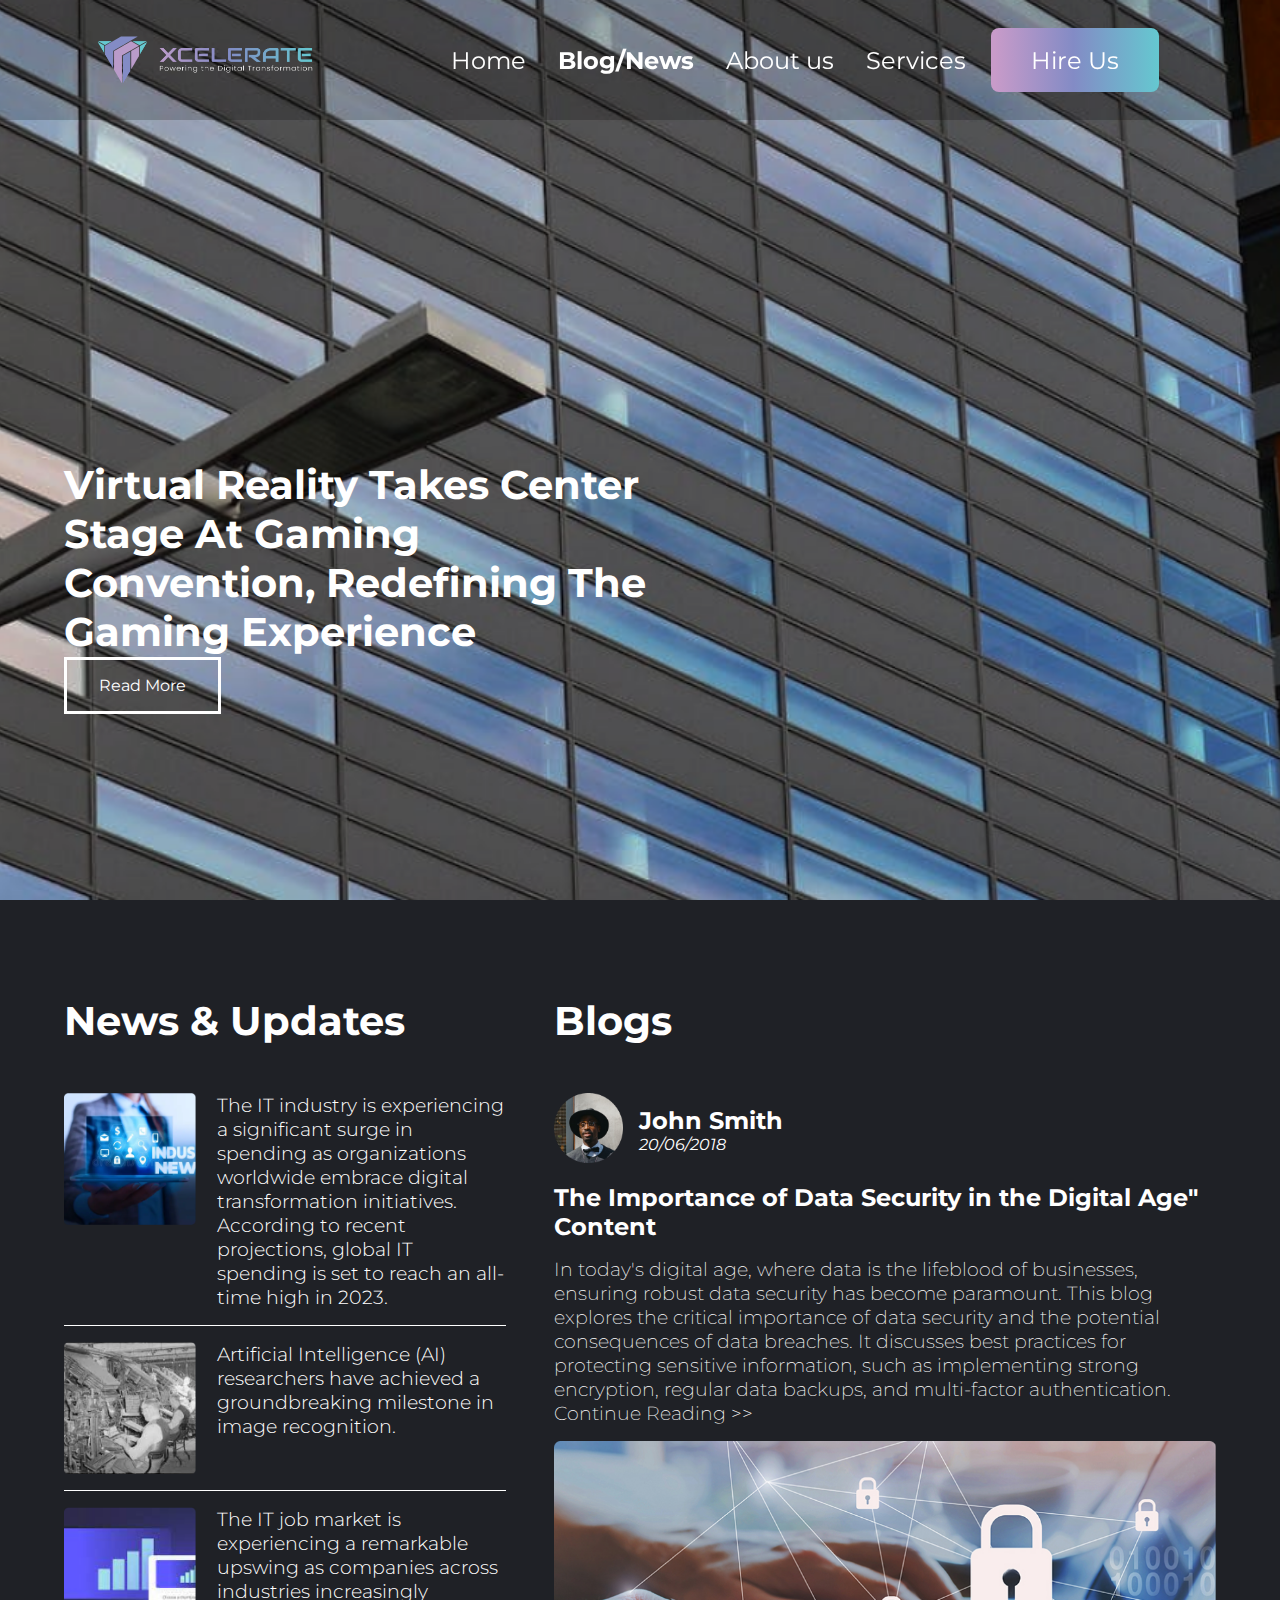
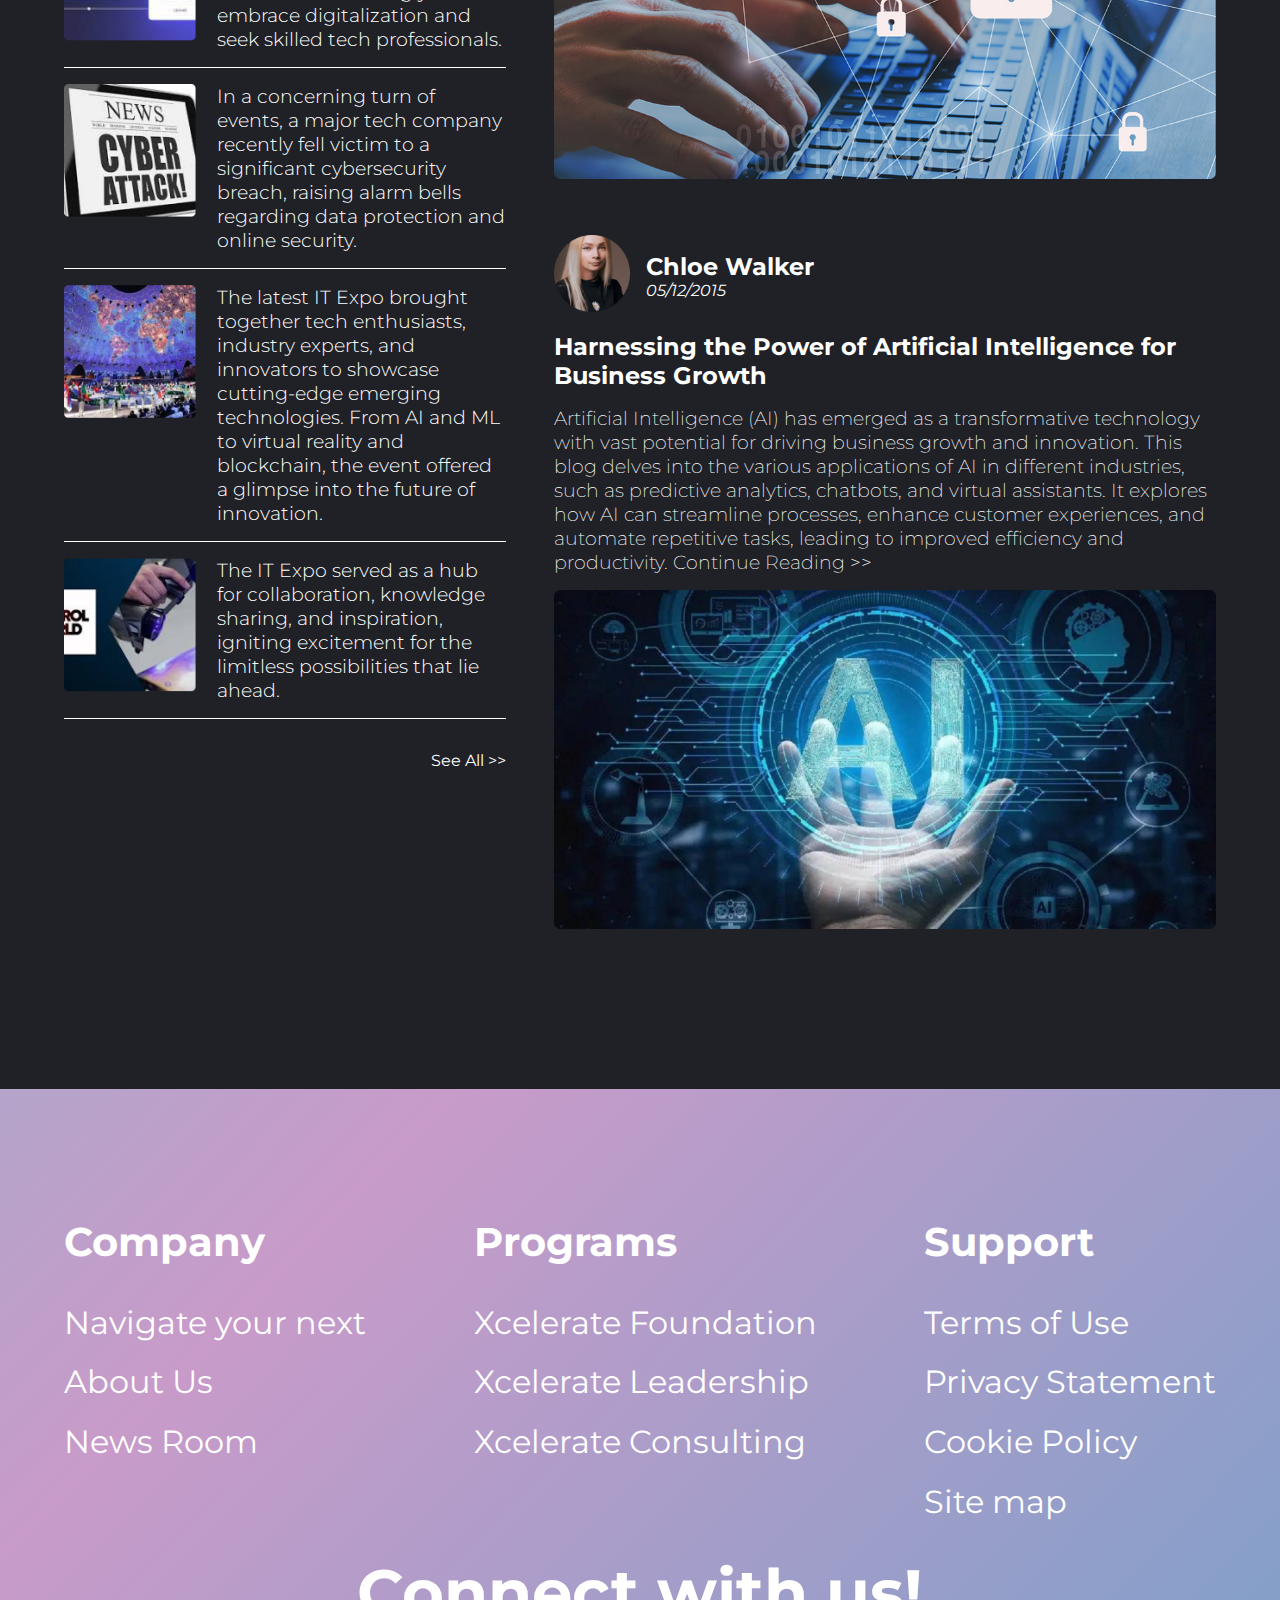
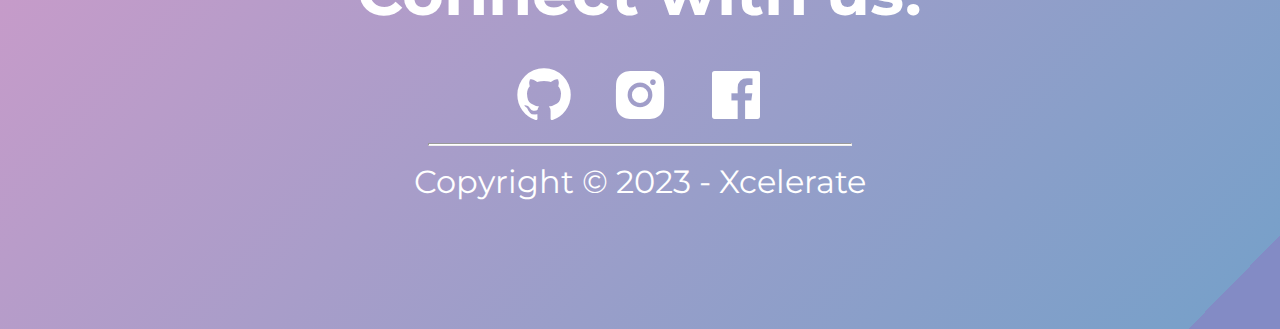
<file: blog.html>
<!DOCTYPE html>
<html lang="en">
<head>
    <meta charset="UTF-8">
    <meta name="viewport" content="width=device-width, initial-scale=1.0">
    <title>Xcelerate - Designing your sucess</title>

    <link rel="shortcut icon" href="assets/logos/logo-2.png" type="image/x-icon">

    <link href='https://unpkg.com/boxicons@2.1.4/css/boxicons.min.css' rel='stylesheet'>

    <link rel="stylesheet" href="css/style.css">
</head>
<body>

    <header>
        <nav>
            <div class="logo_div">
                <img class="logo_image" src="assets/logos/logo-1.png" alt="">
            </div>

            <ul>
                <li><a href="index.html">Home</a></li>
                <li class="active"><a href="blog.html">Blog/News</a></li>
                <li><a href="about.html">About us</a></li>
                <li><a href="service.html">Services</a></li>
            </ul>

            <div class="hire_div">
                <a href="hire.html">
                    <p>Hire Us</p>
                </a>
            </div>
        </nav>
    </header>

    <section class="blog__hero">
        <div class="slider-one">
            <div class="slider-one-image">
                <div class="slider-text">
                    <h1>Tech Innovations Expo 2023 Showcases Breakthrough Technologies and Futuristic Gadgets</h1>
                    <a href="#" class="hero__blog__button">Read More</a>
                </div>
            </div>
        </div>
    
        <div class="slider-two">
            <div class="slider-two-image">
                <div class="slider-text">
                    <h1>Industry Experts Gather at IT Summit 2023 to Discuss the Future of Technology</h1>
                    <a href="#" class="hero__blog__button">Read More</a>
                </div>
            </div>
        </div>
    
        <div class="slider-three">
            <div class="slider-three-image">
                <div class="slider-text">
                    <h1>New Study Reveals the Impact of
                        Digital Transformation on
                        Small Businesses</h1>
                    <a href="#" class="hero__blog__button">Read More</a>
                </div>
            </div>
        </div>
    
        <div class="slider-four">
            <div class="slider-four-image">
                <div class="slider-text">
                    <h1>Virtual Reality Takes Center Stage at Gaming Convention, Redefining the Gaming Experience</h1>
                    <a href="#" class="hero__blog__button">Read More</a>
                </div>
            </div>
        </div>
    </section>

    <section class="next_sec">
    </section>

    <section class="section blog__main">

        <div class="blog__main__left">
            <h1 class="section_subtitle">News & Updates</h1>

            <div class="updates">

                <div class="update">
                    <img src="assets/BlohUpdates/1.png" alt="">
                    <p>The IT industry is experiencing a significant surge in spending as organizations worldwide embrace digital transformation initiatives. According to recent projections, global IT spending is set to reach an all-time high in 2023.</p>
                </div>

                <div class="update">
                    <img src="assets/BlohUpdates/2.png" alt="">
                    <p>Artificial Intelligence (AI) researchers have achieved a groundbreaking milestone in image recognition.</p>
                </div>

                <div class="update">
                    <img src="assets/BlohUpdates/3.png" alt="">
                    <p>The IT job market is experiencing a remarkable upswing as companies across industries increasingly embrace digitalization and seek skilled tech professionals.</p>
                </div>

                <div class="update">
                    <img src="assets/BlohUpdates/4.png" alt="">
                    <p>In a concerning turn of events, a major tech company recently fell victim to a significant cybersecurity breach, raising alarm bells regarding data protection and online security.</p>
                </div>

                <div class="update">
                    <img src="assets/BlohUpdates/5.png" alt="">
                    <p>The latest IT Expo brought together tech enthusiasts, industry experts, and innovators to showcase cutting-edge emerging technologies. From AI and ML to virtual reality and blockchain, the event offered a glimpse into the future of innovation.</p>
                </div>

                <div class="update">
                    <img src="assets/BlohUpdates/6.png" alt="">
                    <p> The IT Expo served as a hub for collaboration, knowledge sharing, and inspiration, igniting excitement for the limitless possibilities that lie ahead.</p>
                </div>

            </div>

            <div class="blog__main__left__see__all">
                <a href="#">See All >></a>
            </div>
        </div>

        <div class="blog__main__right">

            <h1 class="section_subtitle">Blogs</h1>

            <div class="blog__main__posts">

                <div class="blog__main__post">

                    <div class="profile__section">
                        <div class="img__section">
                            <img src="assets/BlohUpdates/Ellipse 4.png" alt="">
                        </div>
                        <div class="profile__details">
                            <h5>John Smith</h5>
                            <p>20/06/2018</p>
                        </div>
                    </div>

                    <h2 class="blog__main__post__title">The Importance of Data Security in the Digital Age" Content</h2>

                    <p class="blog__main__post__desc">
                        In today's digital age, where data is the lifeblood of businesses, ensuring robust data security has become paramount. This blog explores the critical importance of data security and the potential consequences of data breaches. It discusses best practices for protecting sensitive information, such as implementing strong encryption, regular data backups, and multi-factor authentication. Continue Reading >>
                    </p>

                    <img src="assets/BlohUpdates/Rectangle 42(1).png" class="blog__main__post__img" alt="">

                </div>

                <div class="blog__main__post">

                    <div class="profile__section">
                        <div class="img__section">
                            <img src="assets/BlohUpdates/Ellipse 5.png" alt="">
                        </div>
                        <div class="profile__details">
                            <h5>Chloe Walker</h5>
                            <p>05/12/2015</p>
                        </div>
                    </div>

                    <h2 class="blog__main__post__title">Harnessing the Power of Artificial Intelligence for Business Growth</h2>

                    <p class="blog__main__post__desc">
                        Artificial Intelligence (AI) has emerged as a transformative technology with vast potential for driving business growth and innovation. This blog delves into the various applications of AI in different industries, such as predictive analytics, chatbots, and virtual assistants. It explores how AI can streamline processes, enhance customer experiences, and automate repetitive tasks, leading to improved efficiency and productivity. Continue Reading >>
                    </p>

                    <img src="assets/BlohUpdates/Rectangle 42.png" class="blog__main__post__img" alt="">

                </div>

            </div>

        </div>

    </section>


    <footer class="section footer">

        <div class="upper__footer">

            <div class="line">
                <h3 class="section_subtitle">Company</h3>
                <p >Navigate your next</p>
                <a href="">About Us</a>
                <a href="">News Room</a>
            </div>

            <div class="line">
                <h3 class="section_subtitle">Programs</h3>
                <p>Xcelerate Foundation</p>
                <p>Xcelerate Leadership</p>
                <p>Xcelerate Consulting</p>
            </div>

            <div class="line">
                <h3 class="section_subtitle">Support</h3>
                <p>Terms of Use</p>
                <p>Privacy Statement</p>
                <p>Cookie Policy</p>
                <p>Site map</p>
            </div>

        </div>

        <div class="lower__footer">
            <h2 class="section_title">Connect with us!</h2>
            <div class="team__socials footer__socials">
                <i class='bx bxl-github'></i>
                <i class='bx bxl-instagram-alt' ></i>
                <i class='bx bxl-facebook-square' ></i>
            </div>
            <hr>
            <p>Copyright &copy; 2023 - Xcelerate</p>
        </div>

    </footer>

</body>
</html>
</file>
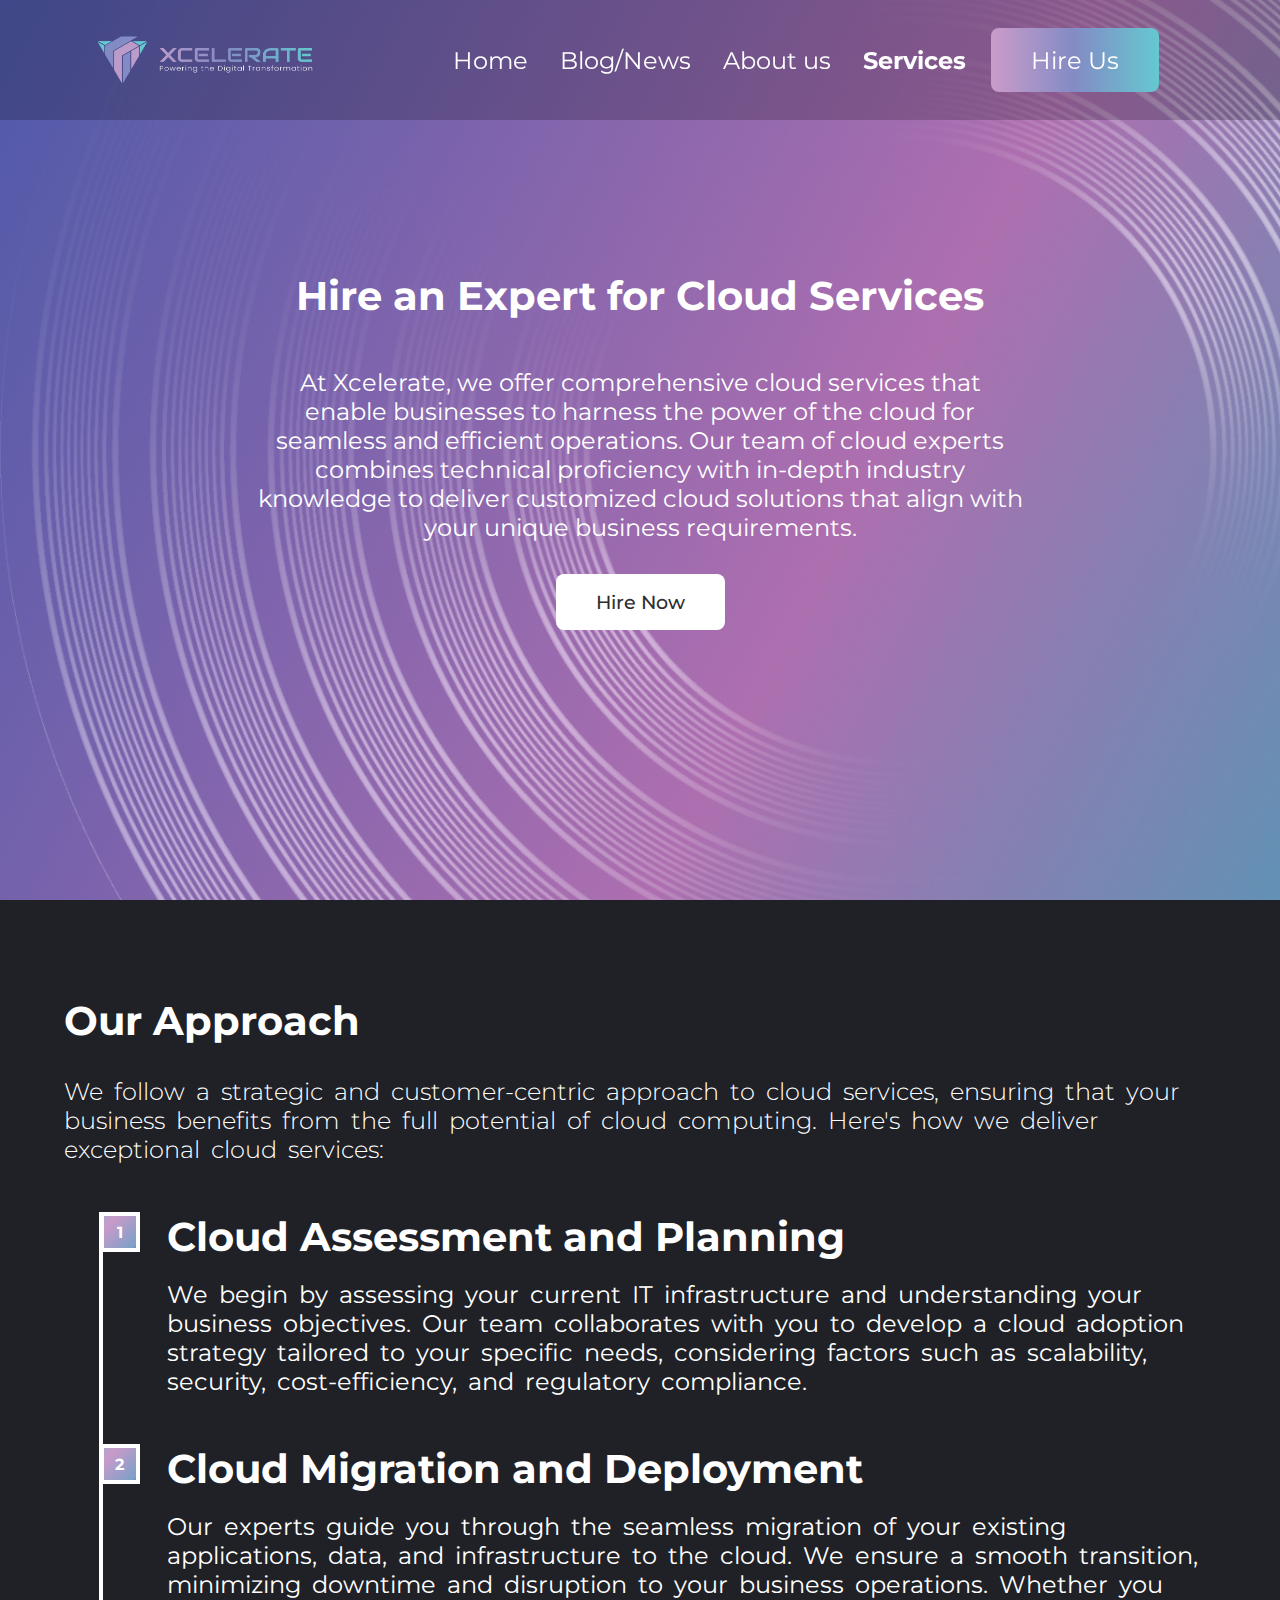
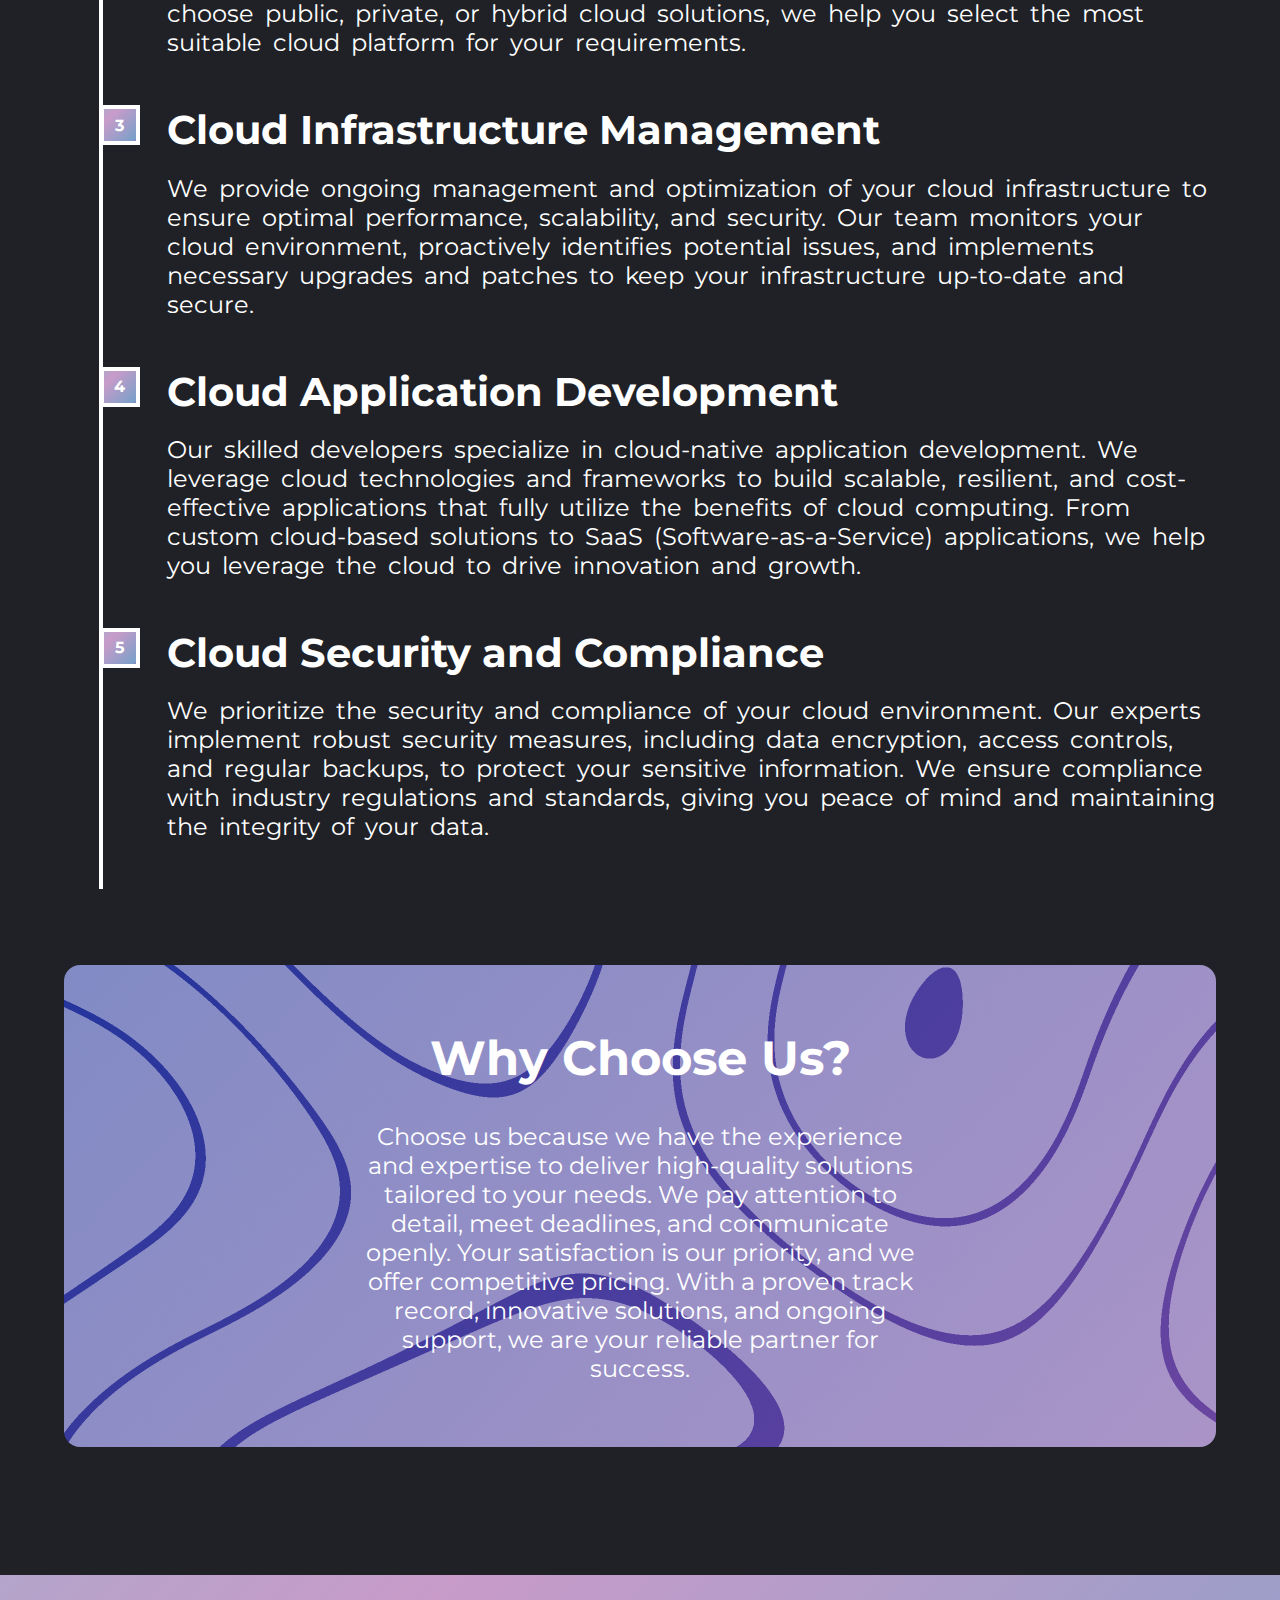
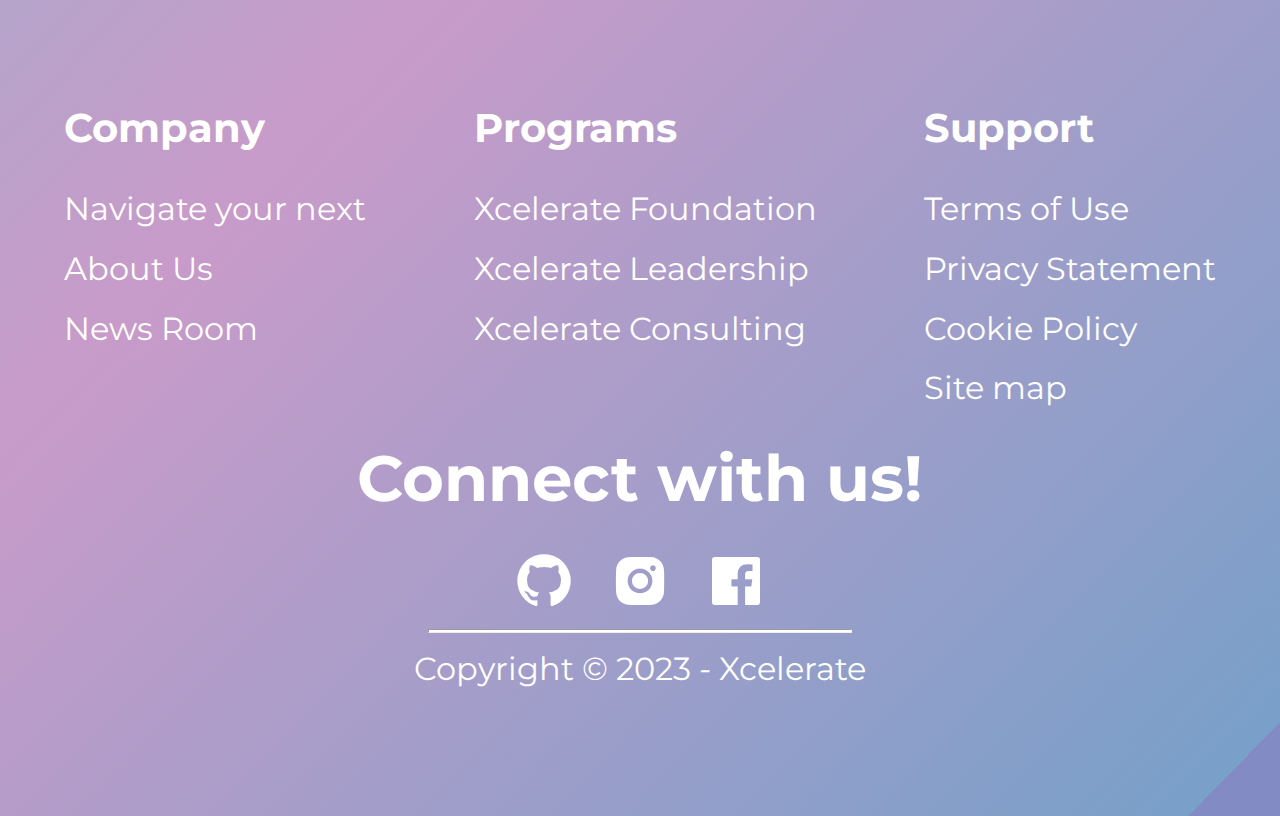
<file: cloud.html>
<!DOCTYPE html>
<html lang="en">
<head>
    <meta charset="UTF-8">
    <meta name="viewport" content="width=device-width, initial-scale=1.0">
    <title>Xcelerate - Designing your sucess</title>

    <link rel="shortcut icon" href="assets/logos/logo-2.png" type="image/x-icon">

    <link href='https://unpkg.com/boxicons@2.1.4/css/boxicons.min.css' rel='stylesheet'>

    <link rel="stylesheet" href="css/style.css">
</head>
<body>

    <header>
        <nav>
            <div class="logo_div">
                <img class="logo_image" src="assets/logos/logo-1.png" alt="">
            </div>

            <ul>
                <li><a href="index.html">Home</a></li>
                <li><a href="blog.html">Blog/News</a></li>
                <li><a href="about.html">About us</a></li>
                <li class="active"><a href="service.html">Services</a></li>
            </ul>

            <div class="hire_div">
                <a href="hire.html">
                    <p>Hire Us</p>
                </a>
            </div>
        </nav>
    </header>

    <section class="one__service__hero">

        <h1 class="section_subtitle">Hire an Expert for Cloud Services</h1>

        <p class="one__service__hero__description">
            At Xcelerate, we offer comprehensive cloud services that enable businesses to harness the power of the cloud for seamless and efficient operations. Our team of cloud experts combines technical proficiency with in-depth industry knowledge to deliver customized cloud solutions that align with your unique business requirements.
        </p>

        <a href="#" class="one__service__hero__btn">Hire Now</a>


    </section>

    <section class="section approach__section">
        <h2 class="section_subtitle">Our Approach</h2>
        <p class="approach_desc">
            We follow a strategic and customer-centric approach to cloud services, ensuring that your business benefits from the full potential of cloud computing. Here's how we deliver exceptional cloud services:
        </p>

        <div class="steps">

            <div class="step">
                <div class="timeliner">
                    <span>1</span>
                </div>
                
                <div class="approach__details">
                    <h2 class="section_subtitle">Cloud Assessment and Planning</h2>
                    <p>
                        We begin by assessing your current IT infrastructure and understanding your business objectives. Our team collaborates with you to develop a cloud adoption strategy tailored to your specific needs, considering factors such as scalability, security, cost-efficiency, and regulatory compliance.
                    </p>
                </div>

            </div>

            <div class="step">
                <div class="timeliner">
                    <span>2</span>
                </div>
                
                <div class="approach__details">
                    <h2 class="section_subtitle">Cloud Migration and Deployment</h2>
                    <p>
                        Our experts guide you through the seamless migration of your existing applications, data, and infrastructure to the cloud. We ensure a smooth transition, minimizing downtime and disruption to your business operations. Whether you choose public, private, or hybrid cloud solutions, we help you select the most suitable cloud platform for your requirements.
                    </p>
                </div>

            </div>

            <div class="step">
                <div class="timeliner">
                    <span>3</span>
                </div>
                
                <div class="approach__details">
                    <h2 class="section_subtitle">Cloud Infrastructure Management</h2>
                    <p>
                        We provide ongoing management and optimization of your cloud infrastructure to ensure optimal performance, scalability, and security. Our team monitors your cloud environment, proactively identifies potential issues, and implements necessary upgrades and patches to keep your infrastructure up-to-date and secure.
                    </p>
                </div>

            </div>

            <div class="step">
                <div class="timeliner">
                    <span>4</span>
                </div>
                
                <div class="approach__details">
                    <h2 class="section_subtitle">Cloud Application Development</h2>
                    <p>
                        Our skilled developers specialize in cloud-native application development. We leverage cloud technologies and frameworks to build scalable, resilient, and cost-effective applications that fully utilize the benefits of cloud computing. From custom cloud-based solutions to SaaS (Software-as-a-Service) applications, we help you leverage the cloud to drive innovation and growth.
                    </p>
                </div>

            </div>

            <div class="step">
                <div class="timeliner">
                    <span>5</span>
                </div>
                
                <div class="approach__details">
                    <h2 class="section_subtitle">Cloud Security and Compliance</h2>
                    <p>
                        We prioritize the security and compliance of your cloud environment. Our experts implement robust security measures, including data encryption, access controls, and regular backups, to protect your sensitive information. We ensure compliance with industry regulations and standards, giving you peace of mind and maintaining the integrity of your data.
                    </p>
                </div>

            </div>

        </div>
    </section>

    <br><br><br><br>
    <section class="section">
        <div class="service__last">
            <h1 class="section_second_heading">Why Choose Us?</h1>
            <p>Choose us because we have the experience and expertise to deliver high-quality solutions tailored to your needs. We pay attention to detail, meet deadlines, and communicate openly. Your satisfaction is our priority, and we offer competitive pricing. With a proven track record, innovative solutions, and ongoing support, we are your reliable partner for success.</p>
        </div>
    </section>



        
    <footer class="section footer">

        <div class="upper__footer">

            <div class="line">
                <h3 class="section_subtitle">Company</h3>
                <p >Navigate your next</p>
                <a href="">About Us</a>
                <a href="">News Room</a>
            </div>

            <div class="line">
                <h3 class="section_subtitle">Programs</h3>
                <p>Xcelerate Foundation</p>
                <p>Xcelerate Leadership</p>
                <p>Xcelerate Consulting</p>
            </div>

            <div class="line">
                <h3 class="section_subtitle">Support</h3>
                <p>Terms of Use</p>
                <p>Privacy Statement</p>
                <p>Cookie Policy</p>
                <p>Site map</p>
            </div>

        </div>

        <div class="lower__footer">
            <h2 class="section_title">Connect with us!</h2>
            <div class="team__socials footer__socials">
                <i class='bx bxl-github'></i>
                <i class='bx bxl-instagram-alt' ></i>
                <i class='bx bxl-facebook-square' ></i>
            </div>
            <hr>
            <p>Copyright &copy; 2023 - Xcelerate</p>
        </div>

    </footer>
        
</body>
</html>
</file>
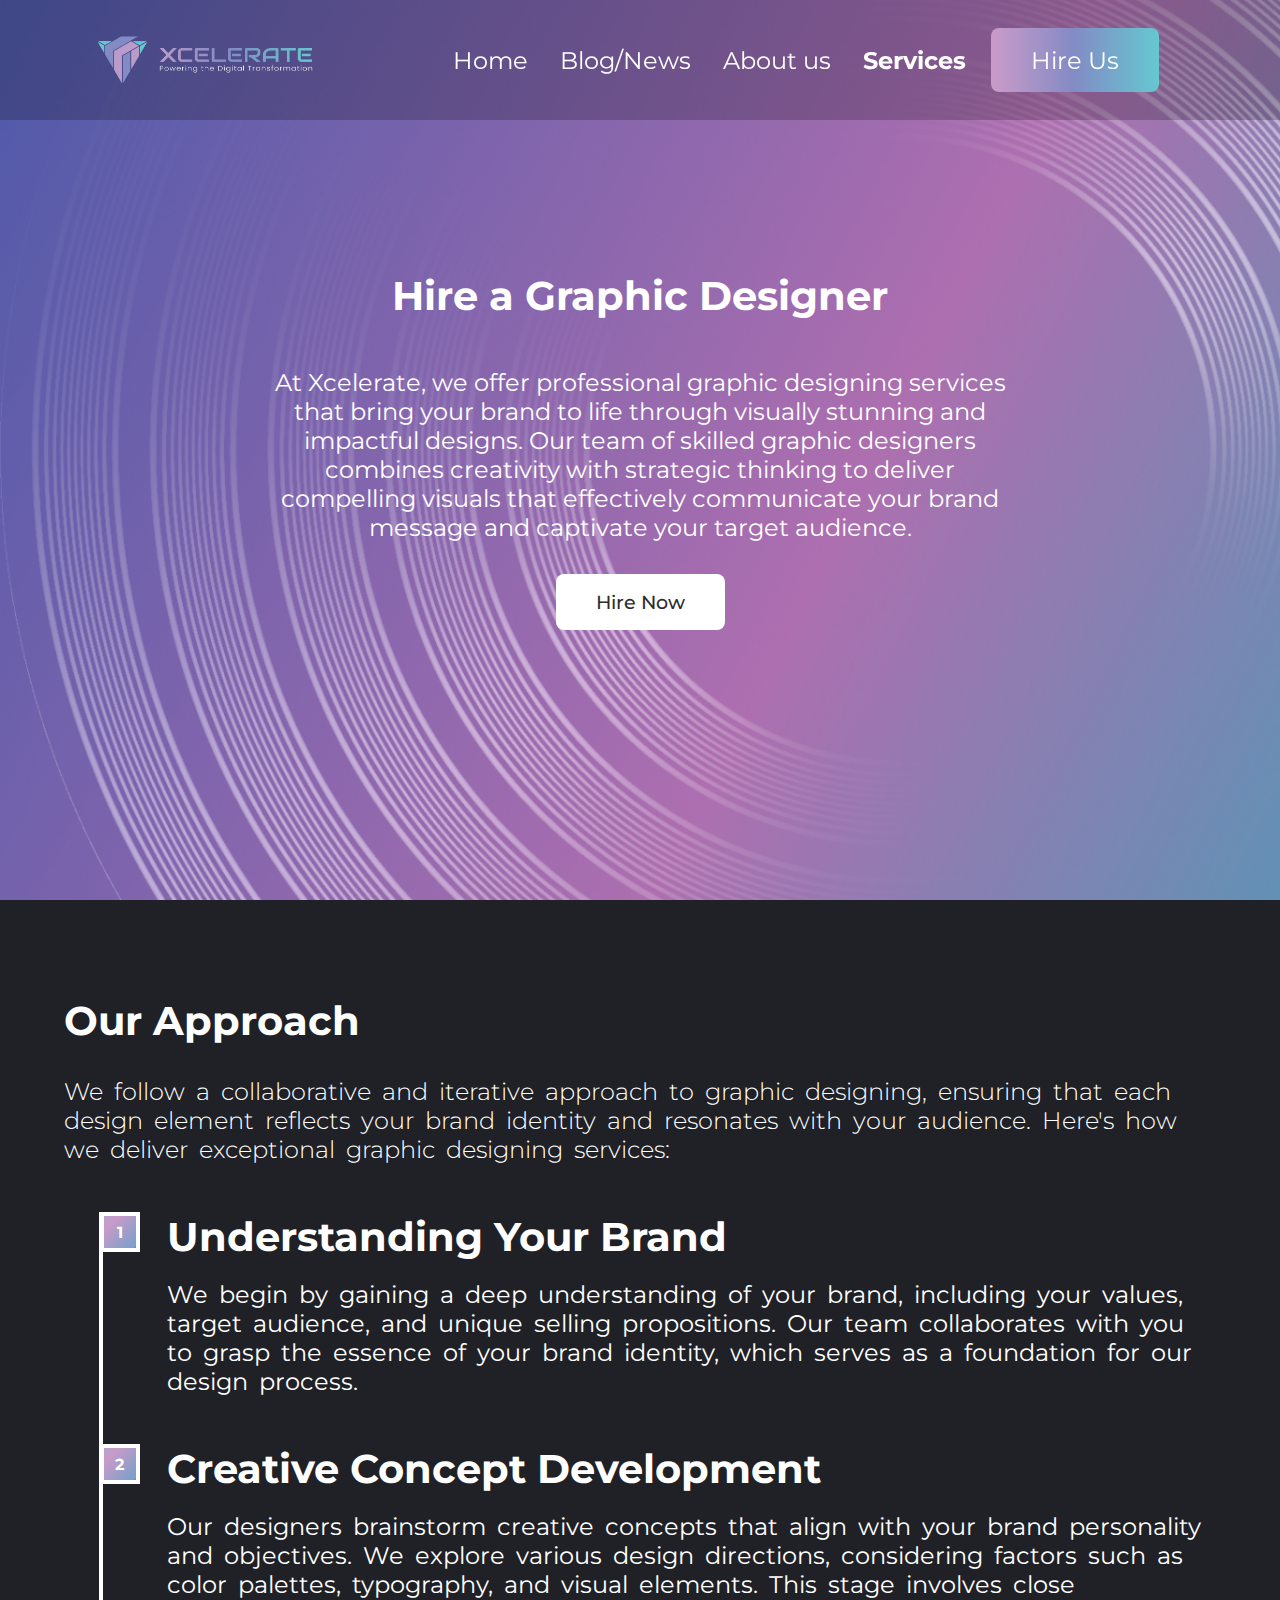
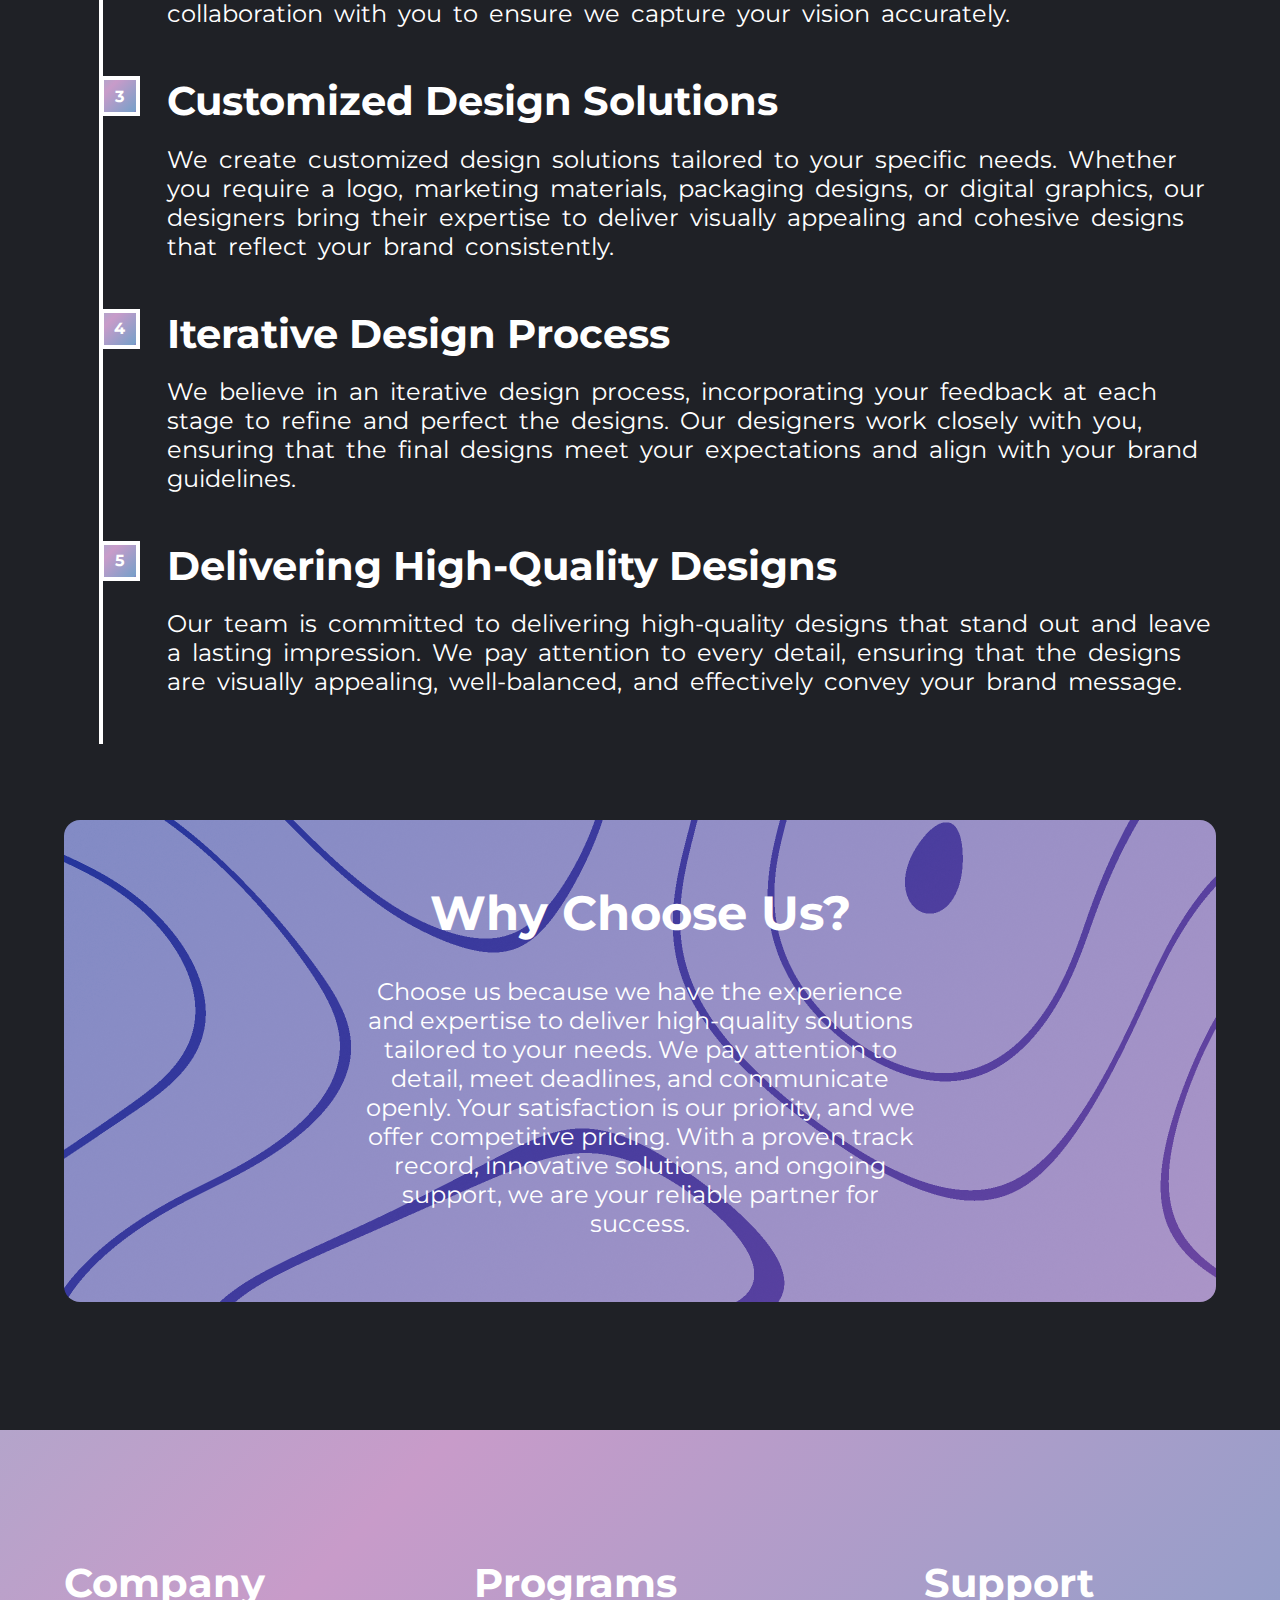
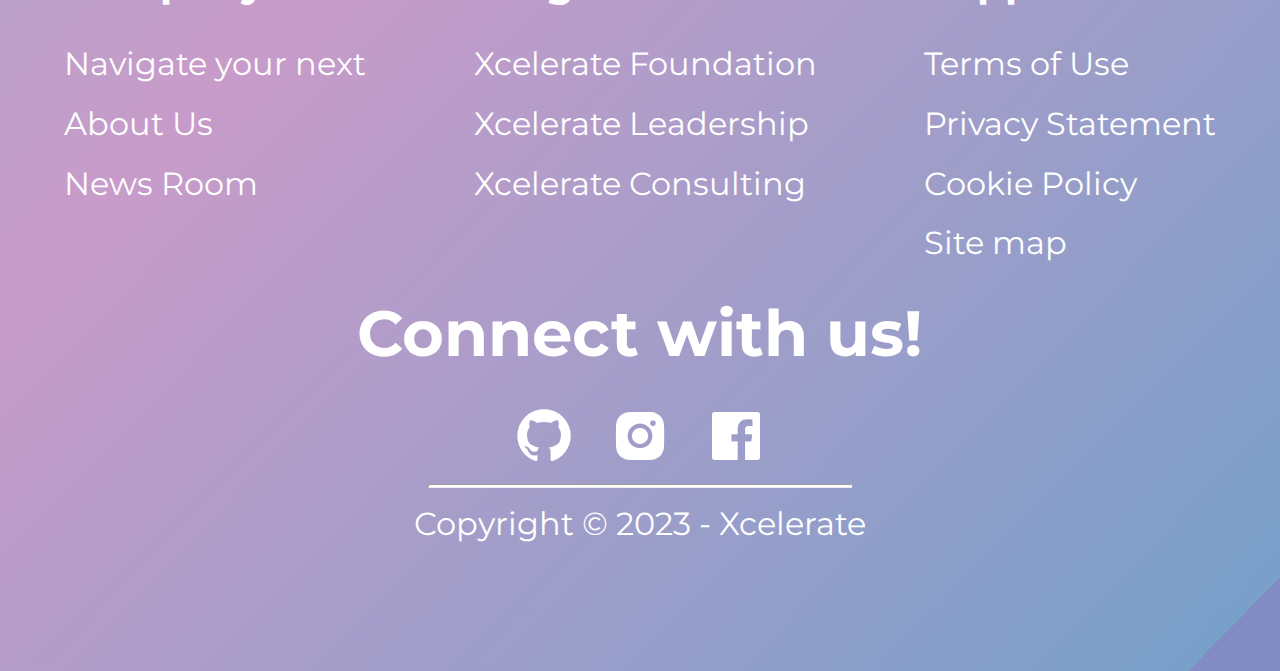
<file: graphic.html>
<!DOCTYPE html>
<html lang="en">
<head>
    <meta charset="UTF-8">
    <meta name="viewport" content="width=device-width, initial-scale=1.0">
    <title>Xcelerate - Designing your sucess</title>

    <link rel="shortcut icon" href="assets/logos/logo-2.png" type="image/x-icon">

    <link href='https://unpkg.com/boxicons@2.1.4/css/boxicons.min.css' rel='stylesheet'>

    <link rel="stylesheet" href="css/style.css">
</head>
<body>

    <header>
        <nav>
            <div class="logo_div">
                <img class="logo_image" src="assets/logos/logo-1.png" alt="">
            </div>

            <ul>
                <li><a href="index.html">Home</a></li>
                <li><a href="blog.html">Blog/News</a></li>
                <li><a href="about.html">About us</a></li>
                <li class="active"><a href="service.html">Services</a></li>
            </ul>

            <div class="hire_div">
                <a href="hire.html">
                    <p>Hire Us</p>
                </a>
            </div>
        </nav>
    </header>

    <section class="one__service__hero">

        <h1 class="section_subtitle">Hire a Graphic Designer</h1>

        <p class="one__service__hero__description">
            At Xcelerate, we offer professional graphic designing services that bring your brand to life through visually stunning and impactful designs. Our team of skilled graphic designers combines creativity with strategic thinking to deliver compelling visuals that effectively communicate your brand message and captivate your target audience.
        </p>

        <a href="#" class="one__service__hero__btn">Hire Now</a>


    </section>

    <section class="section approach__section">
        <h2 class="section_subtitle">Our Approach</h2>
        <p class="approach_desc">
            We follow a collaborative and iterative approach to graphic designing, ensuring that each design element reflects your brand identity and resonates with your audience. Here's how we deliver exceptional graphic designing services:
        </p>

        <div class="steps">

            <div class="step">
                <div class="timeliner">
                    <span>1</span>
                </div>
                
                <div class="approach__details">
                    <h2 class="section_subtitle">Understanding Your Brand</h2>
                    <p>
                        We begin by gaining a deep understanding of your brand, including your values, target audience, and unique selling propositions. Our team collaborates with you to grasp the essence of your brand identity, which serves as a foundation for our design process.
                    </p>
                </div>

            </div>

            <div class="step">
                <div class="timeliner">
                    <span>2</span>
                </div>
                
                <div class="approach__details">
                    <h2 class="section_subtitle">Creative Concept Development</h2>
                    <p>
                        Our designers brainstorm creative concepts that align with your brand personality and objectives. We explore various design directions, considering factors such as color palettes, typography, and visual elements. This stage involves close collaboration with you to ensure we capture your vision accurately.
                    </p>
                </div>

            </div>

            <div class="step">
                <div class="timeliner">
                    <span>3</span>
                </div>
                
                <div class="approach__details">
                    <h2 class="section_subtitle">Customized Design Solutions</h2>
                    <p>
                        We create customized design solutions tailored to your specific needs. Whether you require a logo, marketing materials, packaging designs, or digital graphics, our designers bring their expertise to deliver visually appealing and cohesive designs that reflect your brand consistently.
                    </p>
                </div>

            </div>

            <div class="step">
                <div class="timeliner">
                    <span>4</span>
                </div>
                
                <div class="approach__details">
                    <h2 class="section_subtitle">Iterative Design Process</h2>
                    <p>
                        We believe in an iterative design process, incorporating your feedback at each stage to refine and perfect the designs. Our designers work closely with you, ensuring that the final designs meet your expectations and align with your brand guidelines.
                    </p>
                </div>

            </div>

            <div class="step">
                <div class="timeliner">
                    <span>5</span>
                </div>
                
                <div class="approach__details">
                    <h2 class="section_subtitle">Delivering High-Quality Designs</h2>
                    <p>
                        Our team is committed to delivering high-quality designs that stand out and leave a lasting impression. We pay attention to every detail, ensuring that the designs are visually appealing, well-balanced, and effectively convey your brand message.
                    </p>
                </div>

            </div>

        </div>
    </section>

    <br><br><br><br>
    <section class="section">
        <div class="service__last">
            <h1 class="section_second_heading">Why Choose Us?</h1>
            <p>Choose us because we have the experience and expertise to deliver high-quality solutions tailored to your needs. We pay attention to detail, meet deadlines, and communicate openly. Your satisfaction is our priority, and we offer competitive pricing. With a proven track record, innovative solutions, and ongoing support, we are your reliable partner for success.</p>
        </div>
    </section>



        
    <footer class="section footer">

        <div class="upper__footer">

            <div class="line">
                <h3 class="section_subtitle">Company</h3>
                <p >Navigate your next</p>
                <a href="">About Us</a>
                <a href="">News Room</a>
            </div>

            <div class="line">
                <h3 class="section_subtitle">Programs</h3>
                <p>Xcelerate Foundation</p>
                <p>Xcelerate Leadership</p>
                <p>Xcelerate Consulting</p>
            </div>

            <div class="line">
                <h3 class="section_subtitle">Support</h3>
                <p>Terms of Use</p>
                <p>Privacy Statement</p>
                <p>Cookie Policy</p>
                <p>Site map</p>
            </div>

        </div>

        <div class="lower__footer">
            <h2 class="section_title">Connect with us!</h2>
            <div class="team__socials footer__socials">
                <i class='bx bxl-github'></i>
                <i class='bx bxl-instagram-alt' ></i>
                <i class='bx bxl-facebook-square' ></i>
            </div>
            <hr>
            <p>Copyright &copy; 2023 - Xcelerate</p>
        </div>

    </footer>
        
</body>
</html>
</file>
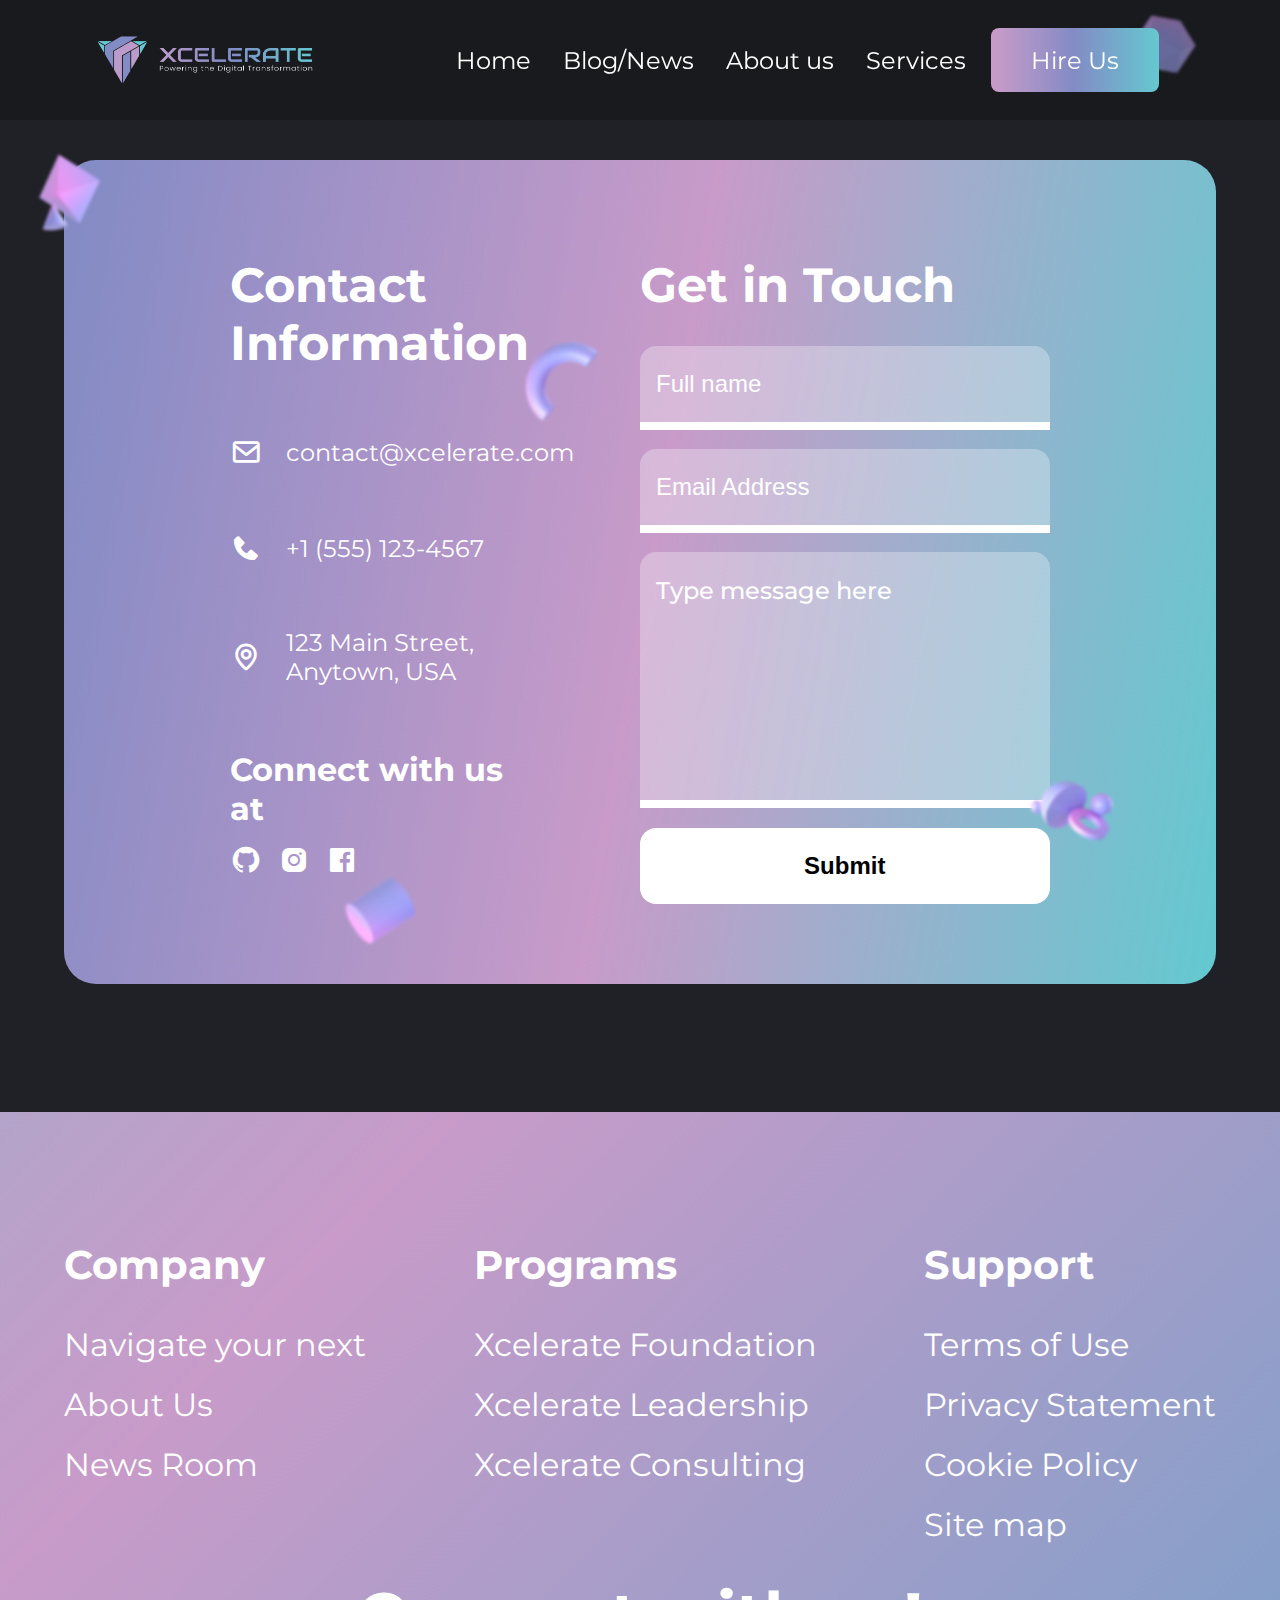
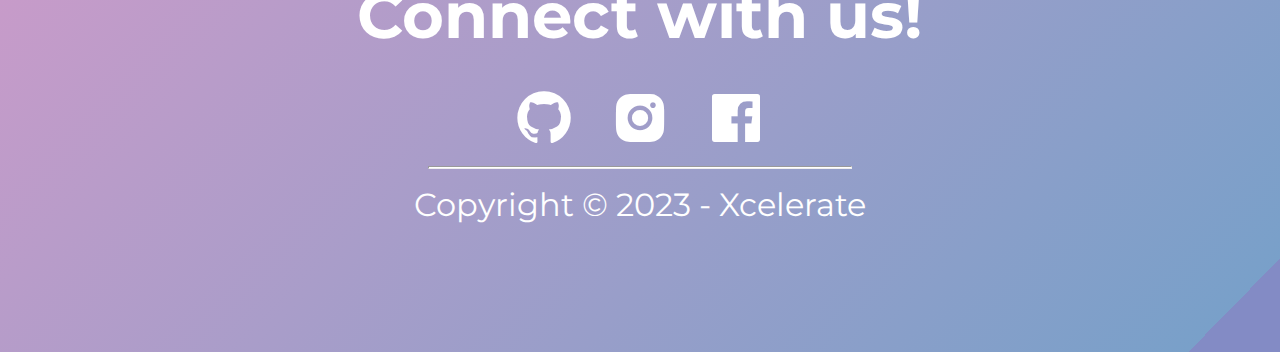
<file: hire.html>
<!DOCTYPE html>
<html lang="en">
<head>
    <meta charset="UTF-8">
    <meta name="viewport" content="width=device-width, initial-scale=1.0">
    <title>Xcelerate - Designing your sucess</title>

    <link rel="shortcut icon" href="assets/logos/logo-2.png" type="image/x-icon">

    <link href='https://unpkg.com/boxicons@2.1.4/css/boxicons.min.css' rel='stylesheet'>

    <link rel="stylesheet" href="css/style.css">
</head>
<body>

    <header>
        <nav>
            <div class="logo_div">
                <img class="logo_image" src="assets/logos/logo-1.png" alt="">
            </div>

            <ul>
                <li><a href="index.html">Home</a></li>
                <li><a href="blog.html">Blog/News</a></li>
                <li><a href="about.html">About us</a></li>
                <li><a href="service.html">Services</a></li>
            </ul>

            <div class="hire_div">
                <a href="hire.html">
                    <p>Hire Us</p>
                </a>
            </div>
        </nav>
    </header>

    <section class="section touch__section hire__section">
        <div class="hire__container">
            <h2 class="section_second_heading">Contact Information</h2>

            <div class="hire__detail__wrapper">
                <i class='bx bx-envelope'></i>
                <p>contact@xcelerate.com</p>
            </div>

            <div class="hire__detail__wrapper">
                <i class='bx bxs-phone' ></i>
                <p>+1 (555) 123-4567</p>
            </div>

            <div class="hire__detail__wrapper">
                <i class='bx bx-map' ></i>
                <p>123 Main Street, Anytown, USA</p>
            </div>

            <div class="hire__social__wrapper">
                <h4>Connect with us at</h4>
                <div class="hire__socials">
                    <i class='bx bxl-github'></i>
                    <i class='bx bxl-instagram-alt' ></i>
                    <i class='bx bxl-facebook-square' ></i>
                </div>
            </div>

        </div>
        <div class="touch__form__container">
            <h2 class="section_second_heading">Get in Touch</h2>
            <form action="#" class="touch__form">
                <input type="text" placeholder="Full name">
                <input type="email" placeholder="Email Address">
                <textarea placeholder="Type message here"></textarea>
                <button type="submit">Submit</button>
            </form>
        </div>
        <img class="bg_random_images hero_circle"  src="assets/3d shapes/half_circle.png" alt="">

        <img class="bg_random_images hero_ring"  src="assets/3d shapes/ring.png" alt="">
        
        <img class="bg_random_images hero_comp" class="hero_comp" src="assets/3d shapes/comp.png" alt="">

        <img class="bg_random_images hero_cylinder" class="hero_cylinder" src="assets/3d shapes/cylinder.png" alt="">

        <img class="bg_random_images hero_cv" class="hero_cv" src="assets/3d shapes/cvdsdg.png" alt="">
    </section>

    
    <footer class="section footer">

        <div class="upper__footer">

            <div class="line">
                <h3 class="section_subtitle">Company</h3>
                <p >Navigate your next</p>
                <a href="">About Us</a>
                <a href="">News Room</a>
            </div>

            <div class="line">
                <h3 class="section_subtitle">Programs</h3>
                <p>Xcelerate Foundation</p>
                <p>Xcelerate Leadership</p>
                <p>Xcelerate Consulting</p>
            </div>

            <div class="line">
                <h3 class="section_subtitle">Support</h3>
                <p>Terms of Use</p>
                <p>Privacy Statement</p>
                <p>Cookie Policy</p>
                <p>Site map</p>
            </div>

        </div>

        <div class="lower__footer">
            <h2 class="section_title">Connect with us!</h2>
            <div class="team__socials footer__socials">
                <i class='bx bxl-github'></i>
                <i class='bx bxl-instagram-alt' ></i>
                <i class='bx bxl-facebook-square' ></i>
            </div>
            <hr>
            <p>Copyright &copy; 2023 - Xcelerate</p>
        </div>

    </footer>
        
</body>
</html>
</file>
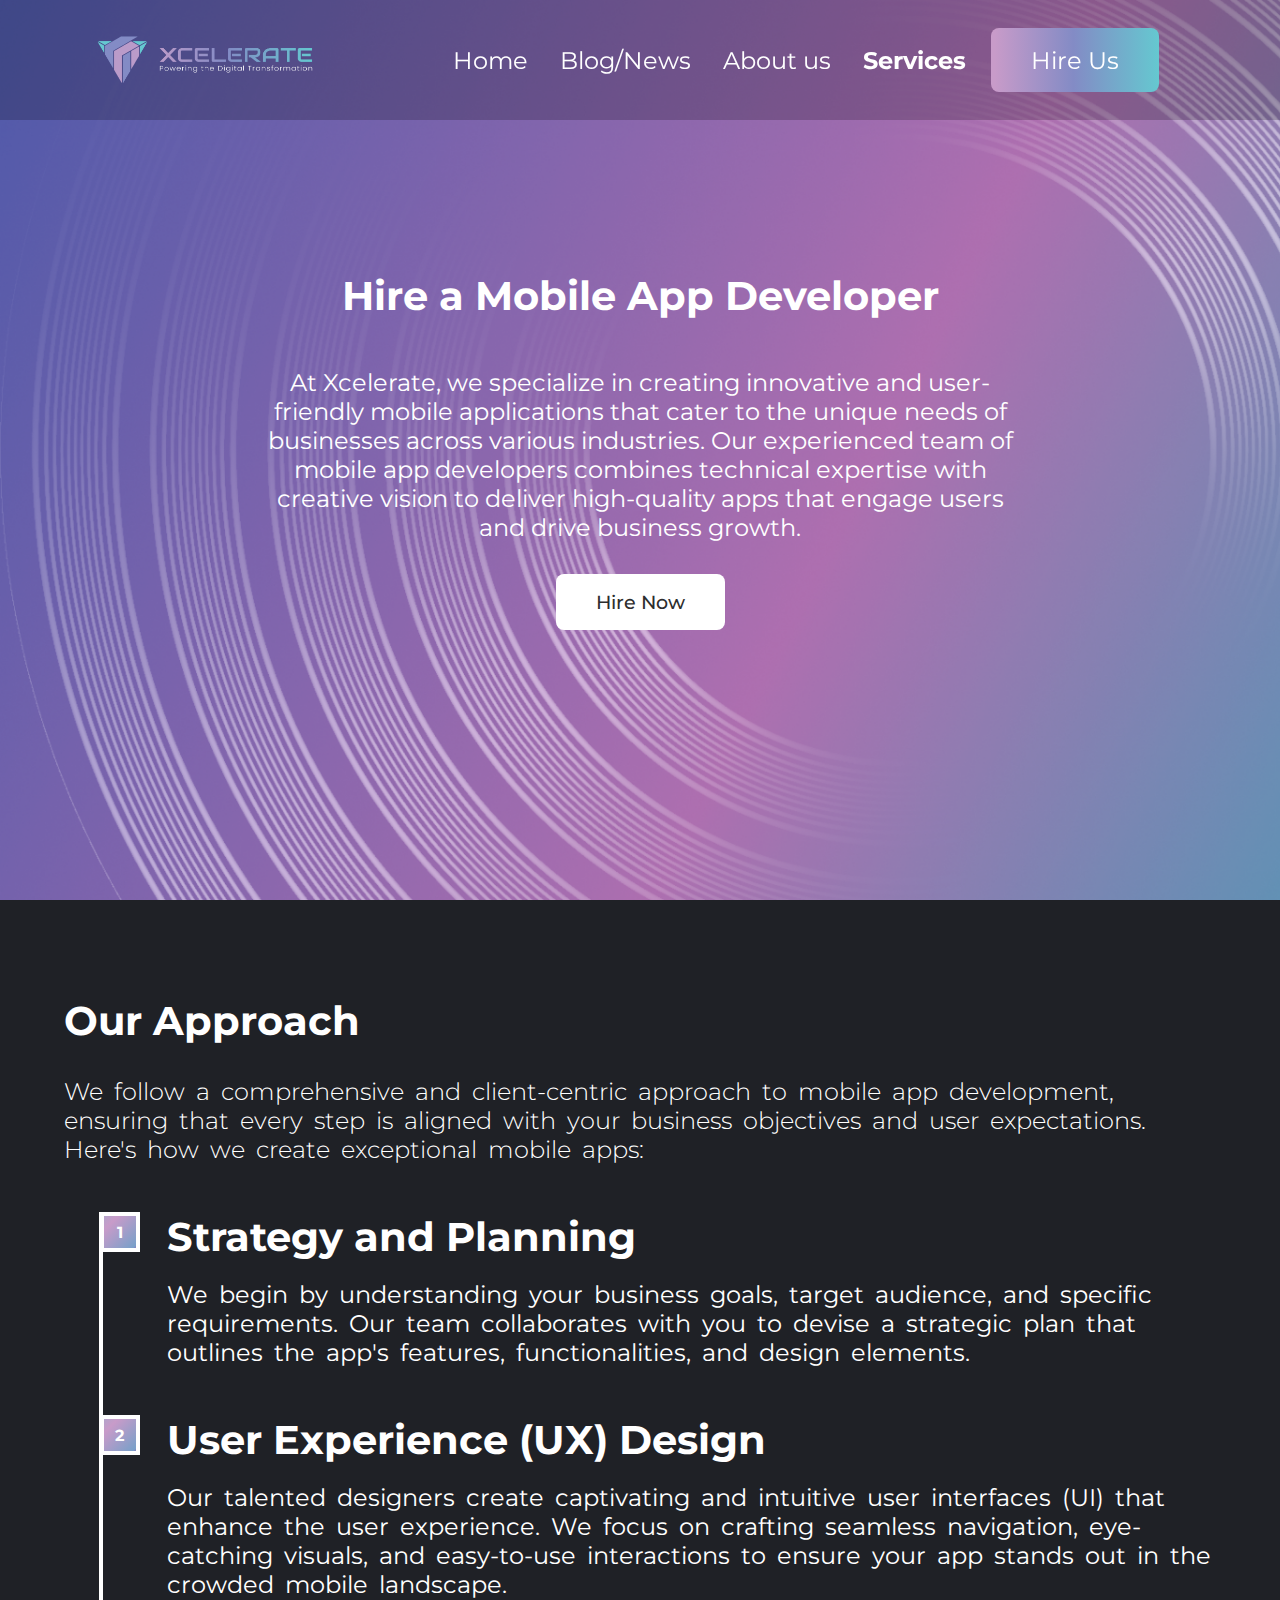
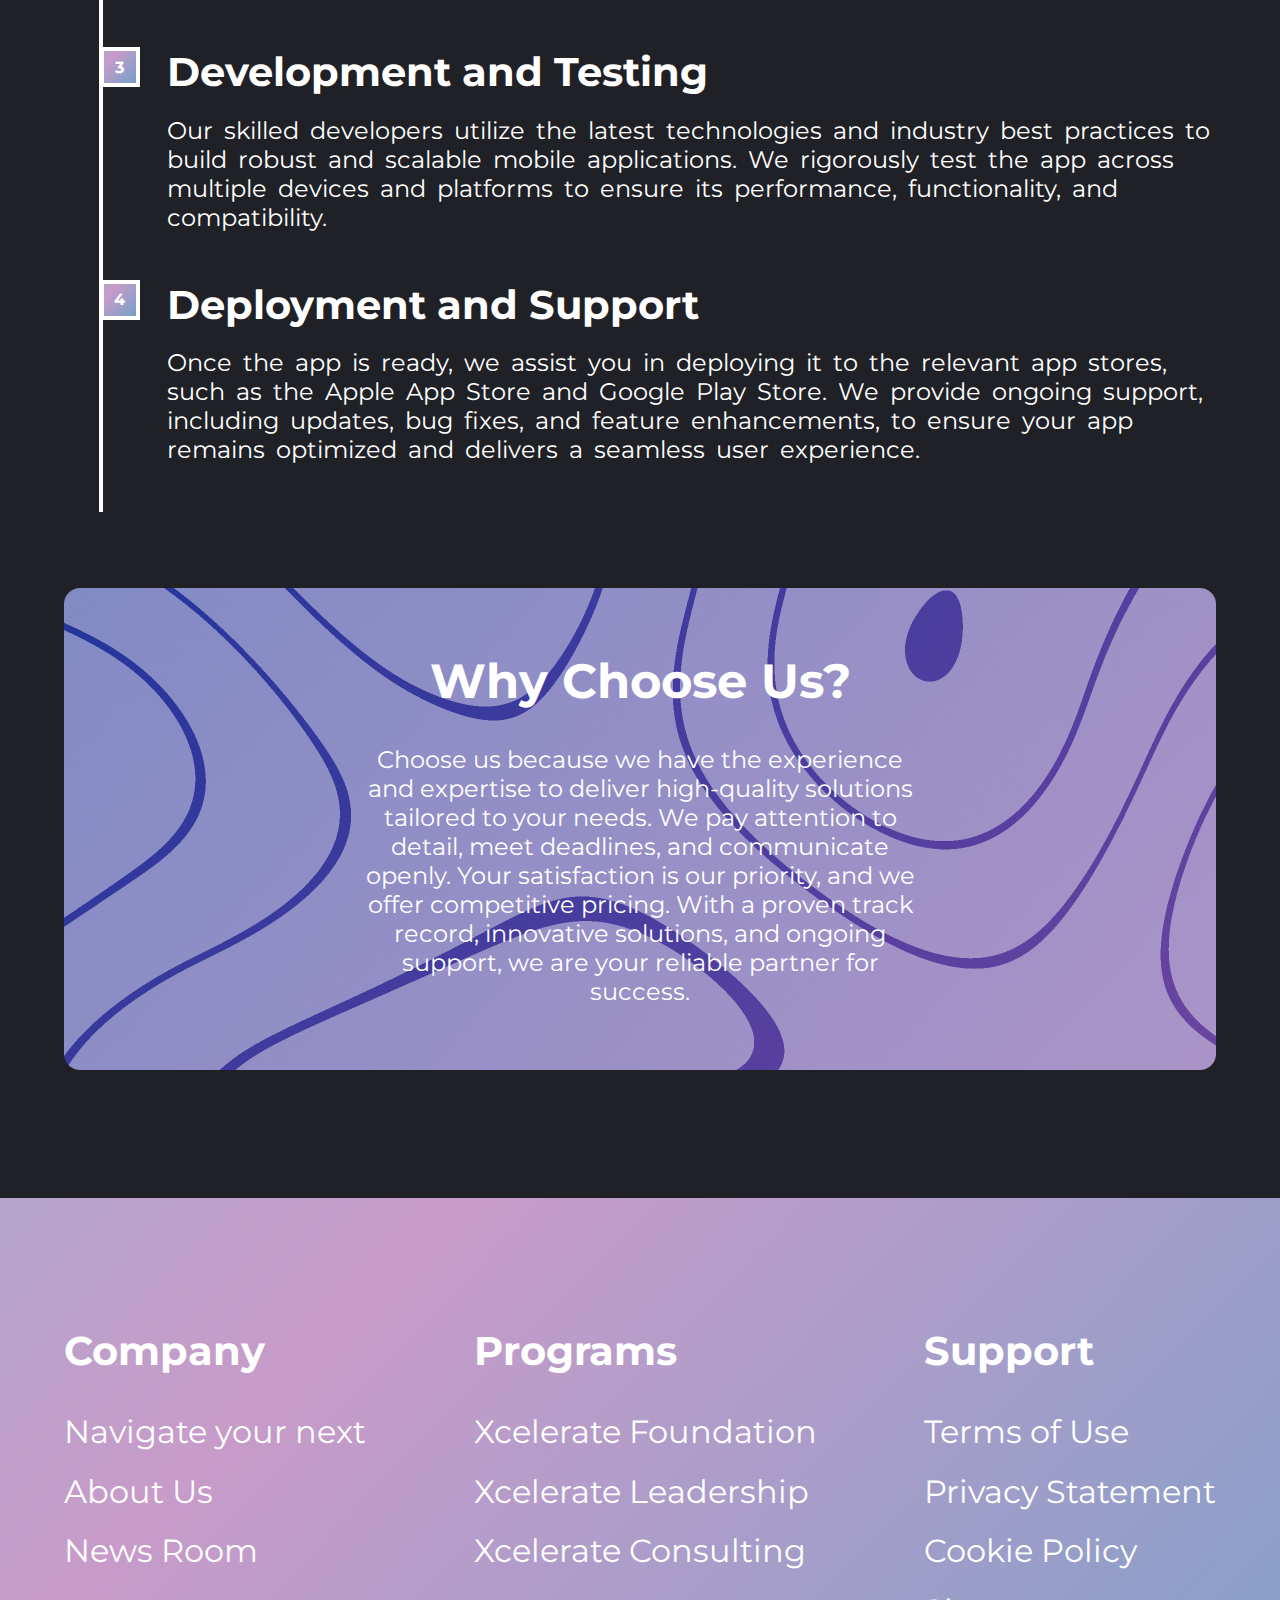
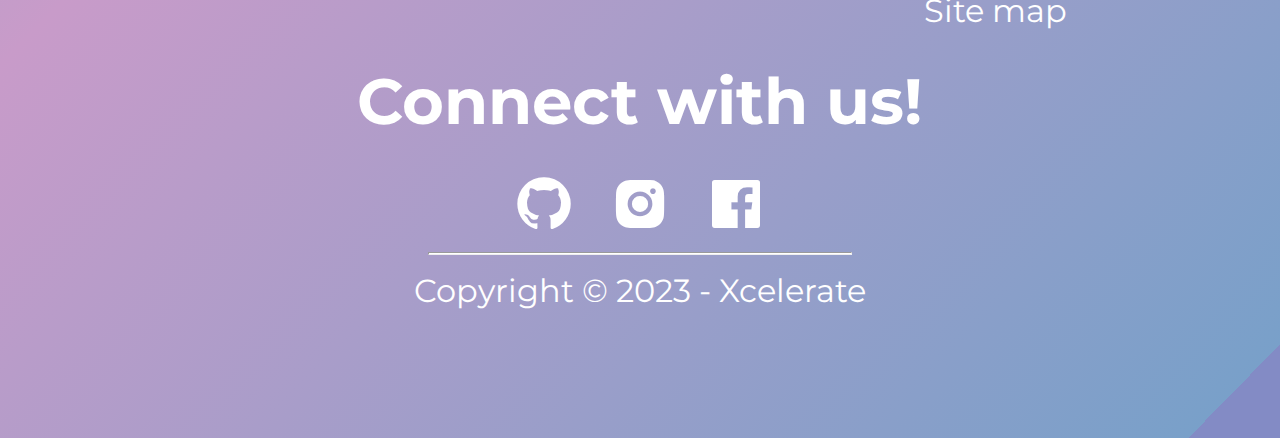
<file: mobile.html>
<!DOCTYPE html>
<html lang="en">
<head>
    <meta charset="UTF-8">
    <meta name="viewport" content="width=device-width, initial-scale=1.0">
    <title>Xcelerate - Designing your sucess</title>

    <link rel="shortcut icon" href="assets/logos/logo-2.png" type="image/x-icon">

    <link href='https://unpkg.com/boxicons@2.1.4/css/boxicons.min.css' rel='stylesheet'>

    <link rel="stylesheet" href="css/style.css">
</head>
<body>

    <header>
        <nav>
            <div class="logo_div">
                <img class="logo_image" src="assets/logos/logo-1.png" alt="">
            </div>

            <ul>
                <li><a href="index.html">Home</a></li>
                <li><a href="blog.html">Blog/News</a></li>
                <li><a href="about.html">About us</a></li>
                <li class="active"><a href="service.html">Services</a></li>
            </ul>

            <div class="hire_div">
                <a href="hire.html">
                    <p>Hire Us</p>
                </a>
            </div>
        </nav>
    </header>

    <section class="one__service__hero">

        <h1 class="section_subtitle">Hire a Mobile App Developer</h1>

        <p class="one__service__hero__description">
            At Xcelerate, we specialize in creating innovative and user-friendly mobile applications that cater to the unique needs of businesses across various industries. Our experienced team of mobile app developers combines technical expertise with creative vision to deliver high-quality apps that engage users and drive business growth.
        </p>

        <a href="#" class="one__service__hero__btn">Hire Now</a>


    </section>

    <section class="section approach__section">
        <h2 class="section_subtitle">Our Approach</h2>
        <p class="approach_desc">
            We follow a comprehensive and client-centric approach to mobile app development, ensuring that every step is aligned with your business objectives and user expectations. Here's how we create exceptional mobile apps:
        </p>

        <div class="steps">

            <div class="step">
                <div class="timeliner">
                    <span>1</span>
                </div>
                
                <div class="approach__details">
                    <h2 class="section_subtitle">Strategy and Planning</h2>
                    <p>
                        We begin by understanding your business goals, target audience, and specific requirements. Our team collaborates with you to devise a strategic plan that outlines the app's features, functionalities, and design elements.
                    </p>
                </div>

            </div>

            <div class="step">
                <div class="timeliner">
                    <span>2</span>
                </div>
                
                <div class="approach__details">
                    <h2 class="section_subtitle">User Experience (UX) Design</h2>
                    <p>
                        Our talented designers create captivating and intuitive user interfaces (UI) that enhance the user experience. We focus on crafting seamless navigation, eye-catching visuals, and easy-to-use interactions to ensure your app stands out in the crowded mobile landscape.
                    </p>
                </div>

            </div>

            <div class="step">
                <div class="timeliner">
                    <span>3</span>
                </div>
                
                <div class="approach__details">
                    <h2 class="section_subtitle">Development and Testing</h2>
                    <p>
                        Our skilled developers utilize the latest technologies and industry best practices to build robust and scalable mobile applications. We rigorously test the app across multiple devices and platforms to ensure its performance, functionality, and compatibility.
                    </p>
                </div>

            </div>

            <div class="step">
                <div class="timeliner">
                    <span>4</span>
                </div>
                
                <div class="approach__details">
                    <h2 class="section_subtitle">Deployment and Support</h2>
                    <p>
                        Once the app is ready, we assist you in deploying it to the relevant app stores, such as the Apple App Store and Google Play Store. We provide ongoing support, including updates, bug fixes, and feature enhancements, to ensure your app remains optimized and delivers a seamless user experience.
                    </p>
                </div>

            </div>

        </div>
    </section>

    <br><br><br><br>
    <section class="section">
        <div class="service__last">
            <h1 class="section_second_heading">Why Choose Us?</h1>
            <p>Choose us because we have the experience and expertise to deliver high-quality solutions tailored to your needs. We pay attention to detail, meet deadlines, and communicate openly. Your satisfaction is our priority, and we offer competitive pricing. With a proven track record, innovative solutions, and ongoing support, we are your reliable partner for success.</p>
        </div>
    </section>



        
    <footer class="section footer">

        <div class="upper__footer">

            <div class="line">
                <h3 class="section_subtitle">Company</h3>
                <p >Navigate your next</p>
                <a href="">About Us</a>
                <a href="">News Room</a>
            </div>

            <div class="line">
                <h3 class="section_subtitle">Programs</h3>
                <p>Xcelerate Foundation</p>
                <p>Xcelerate Leadership</p>
                <p>Xcelerate Consulting</p>
            </div>

            <div class="line">
                <h3 class="section_subtitle">Support</h3>
                <p>Terms of Use</p>
                <p>Privacy Statement</p>
                <p>Cookie Policy</p>
                <p>Site map</p>
            </div>

        </div>

        <div class="lower__footer">
            <h2 class="section_title">Connect with us!</h2>
            <div class="team__socials footer__socials">
                <i class='bx bxl-github'></i>
                <i class='bx bxl-instagram-alt' ></i>
                <i class='bx bxl-facebook-square' ></i>
            </div>
            <hr>
            <p>Copyright &copy; 2023 - Xcelerate</p>
        </div>

    </footer>
        
</body>
</html>
</file>
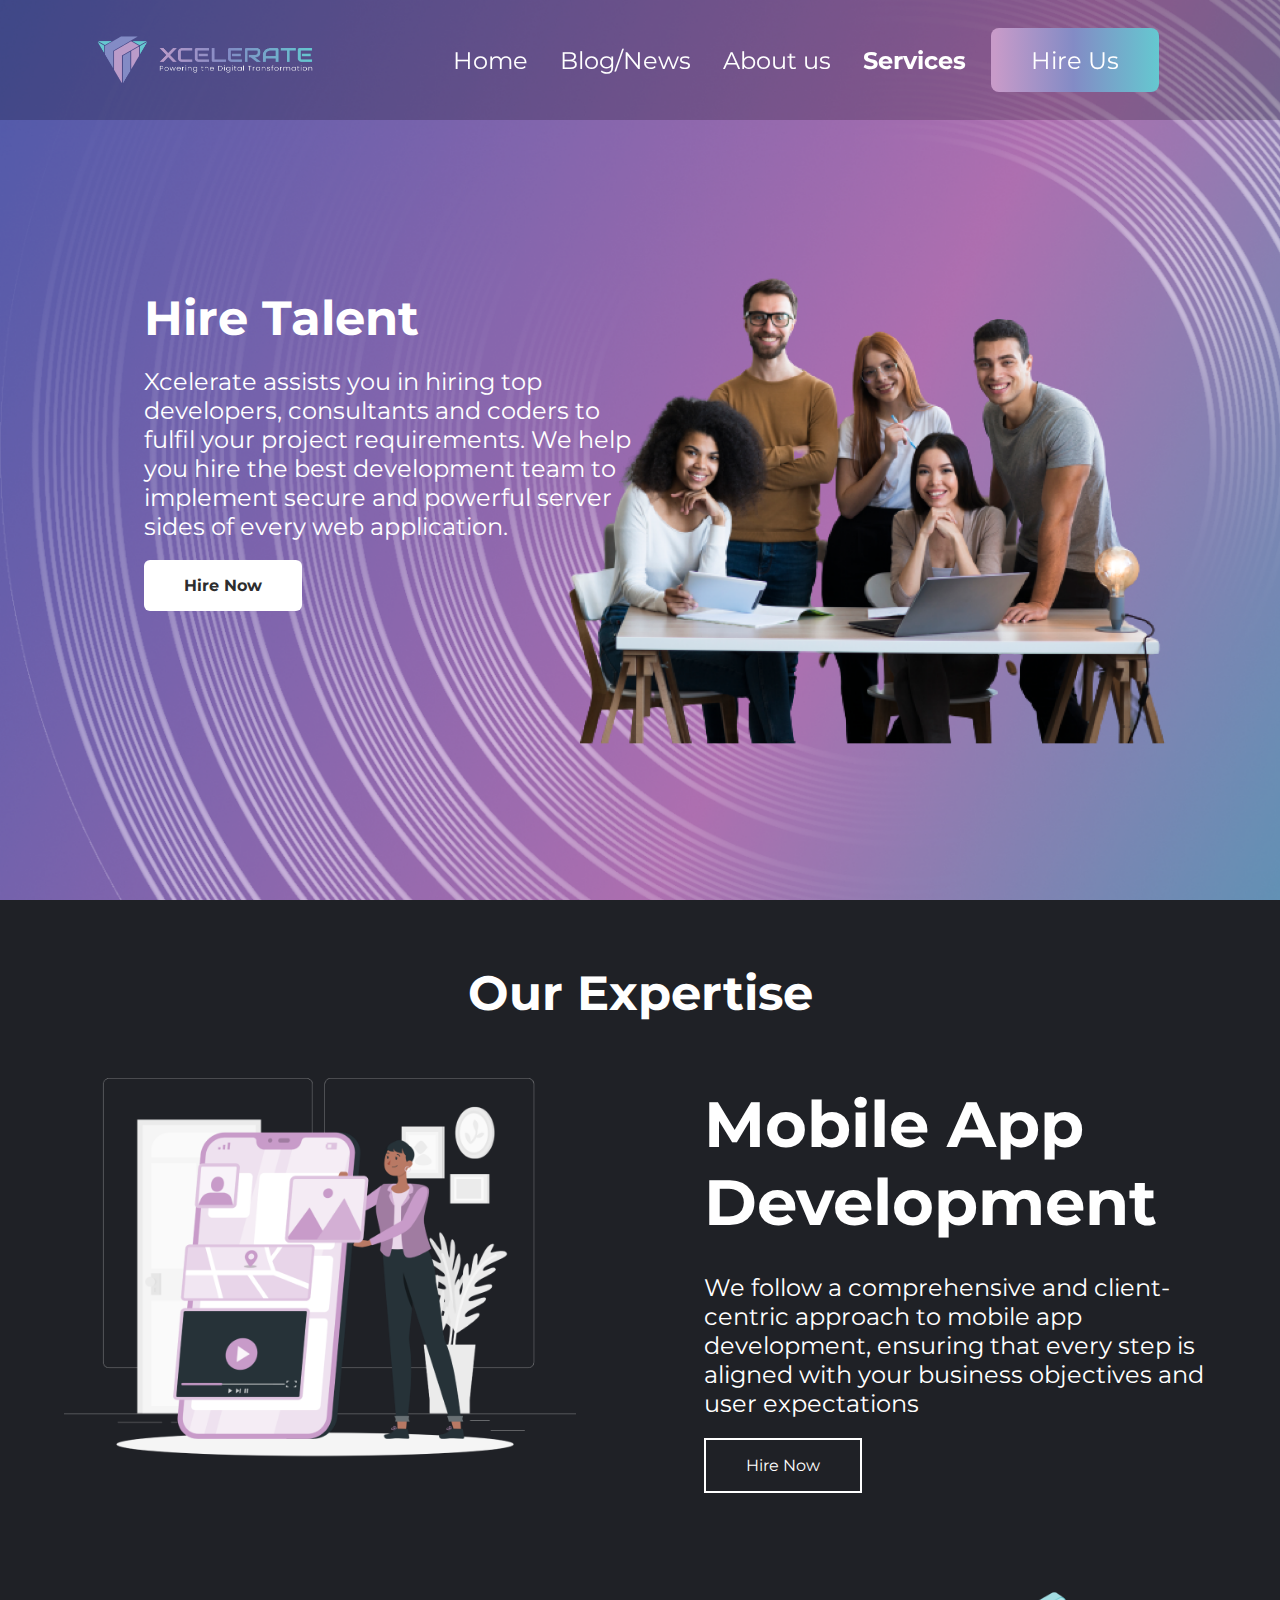
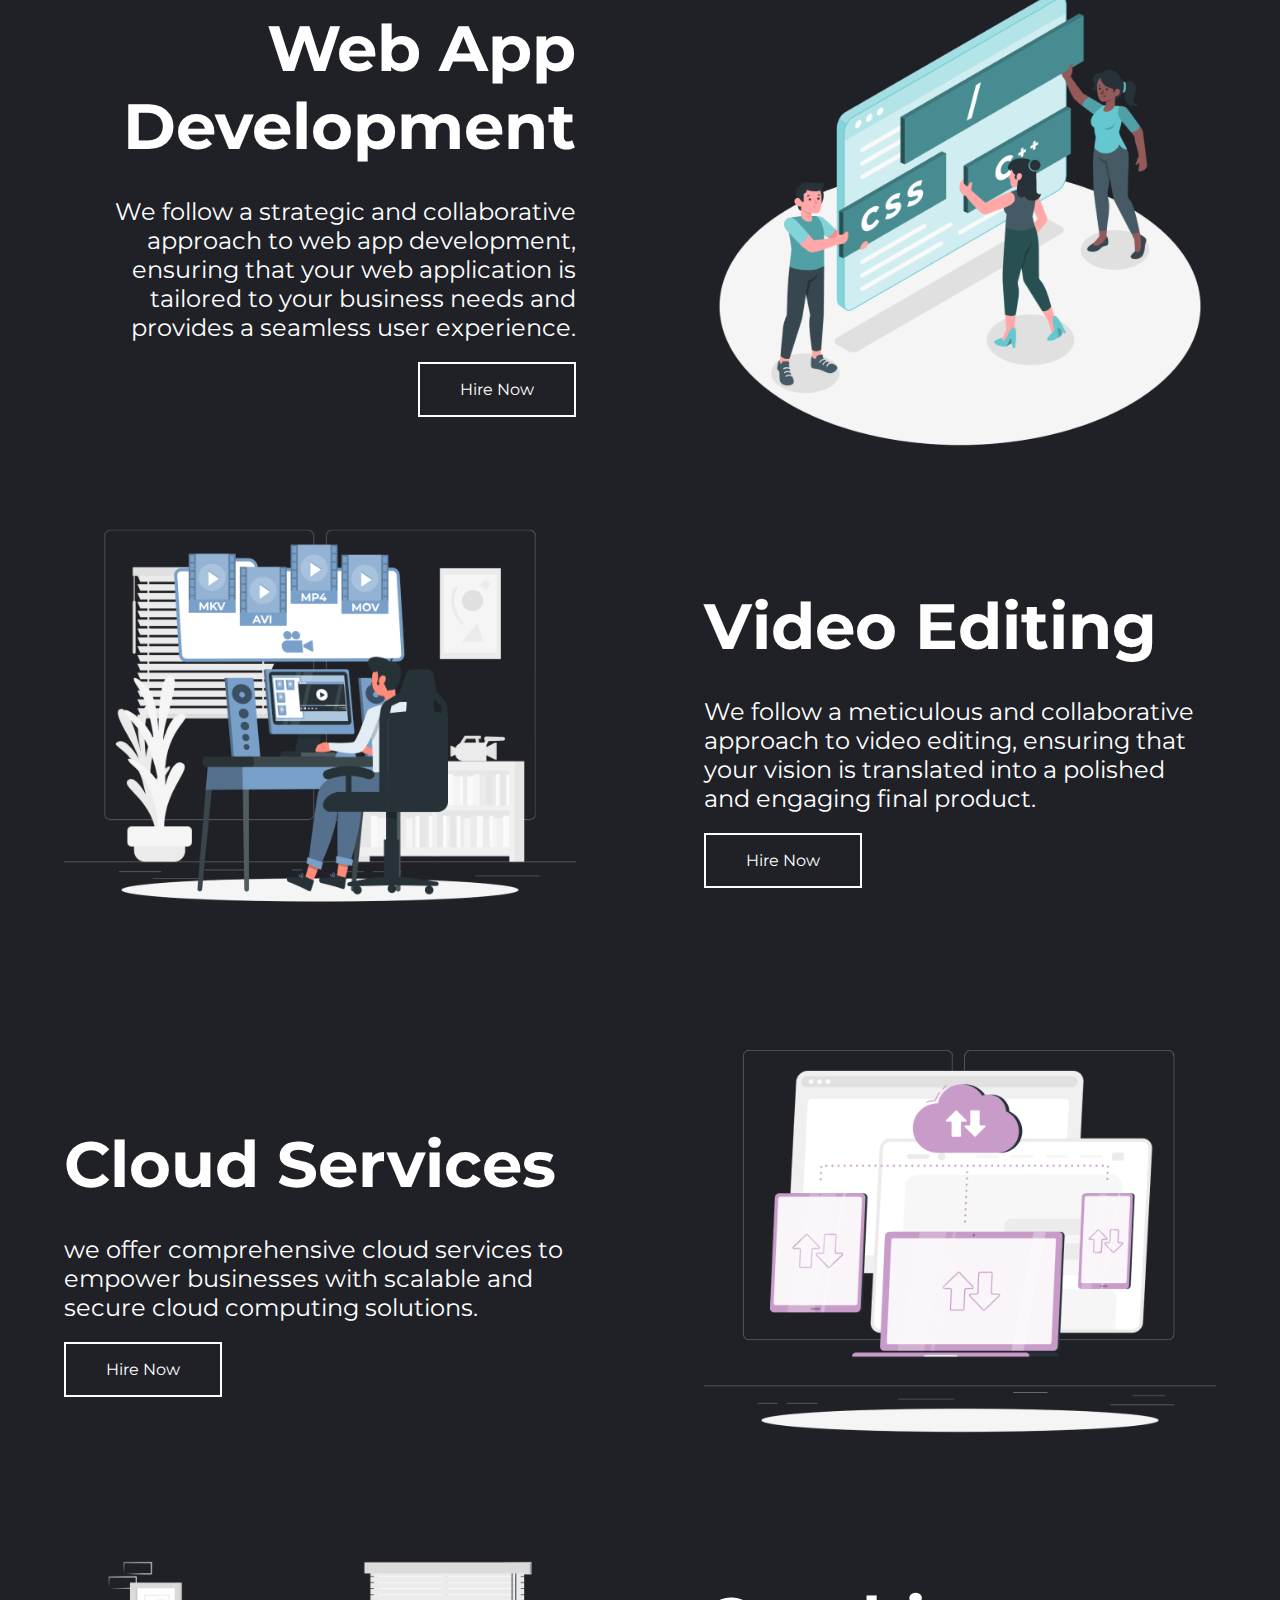
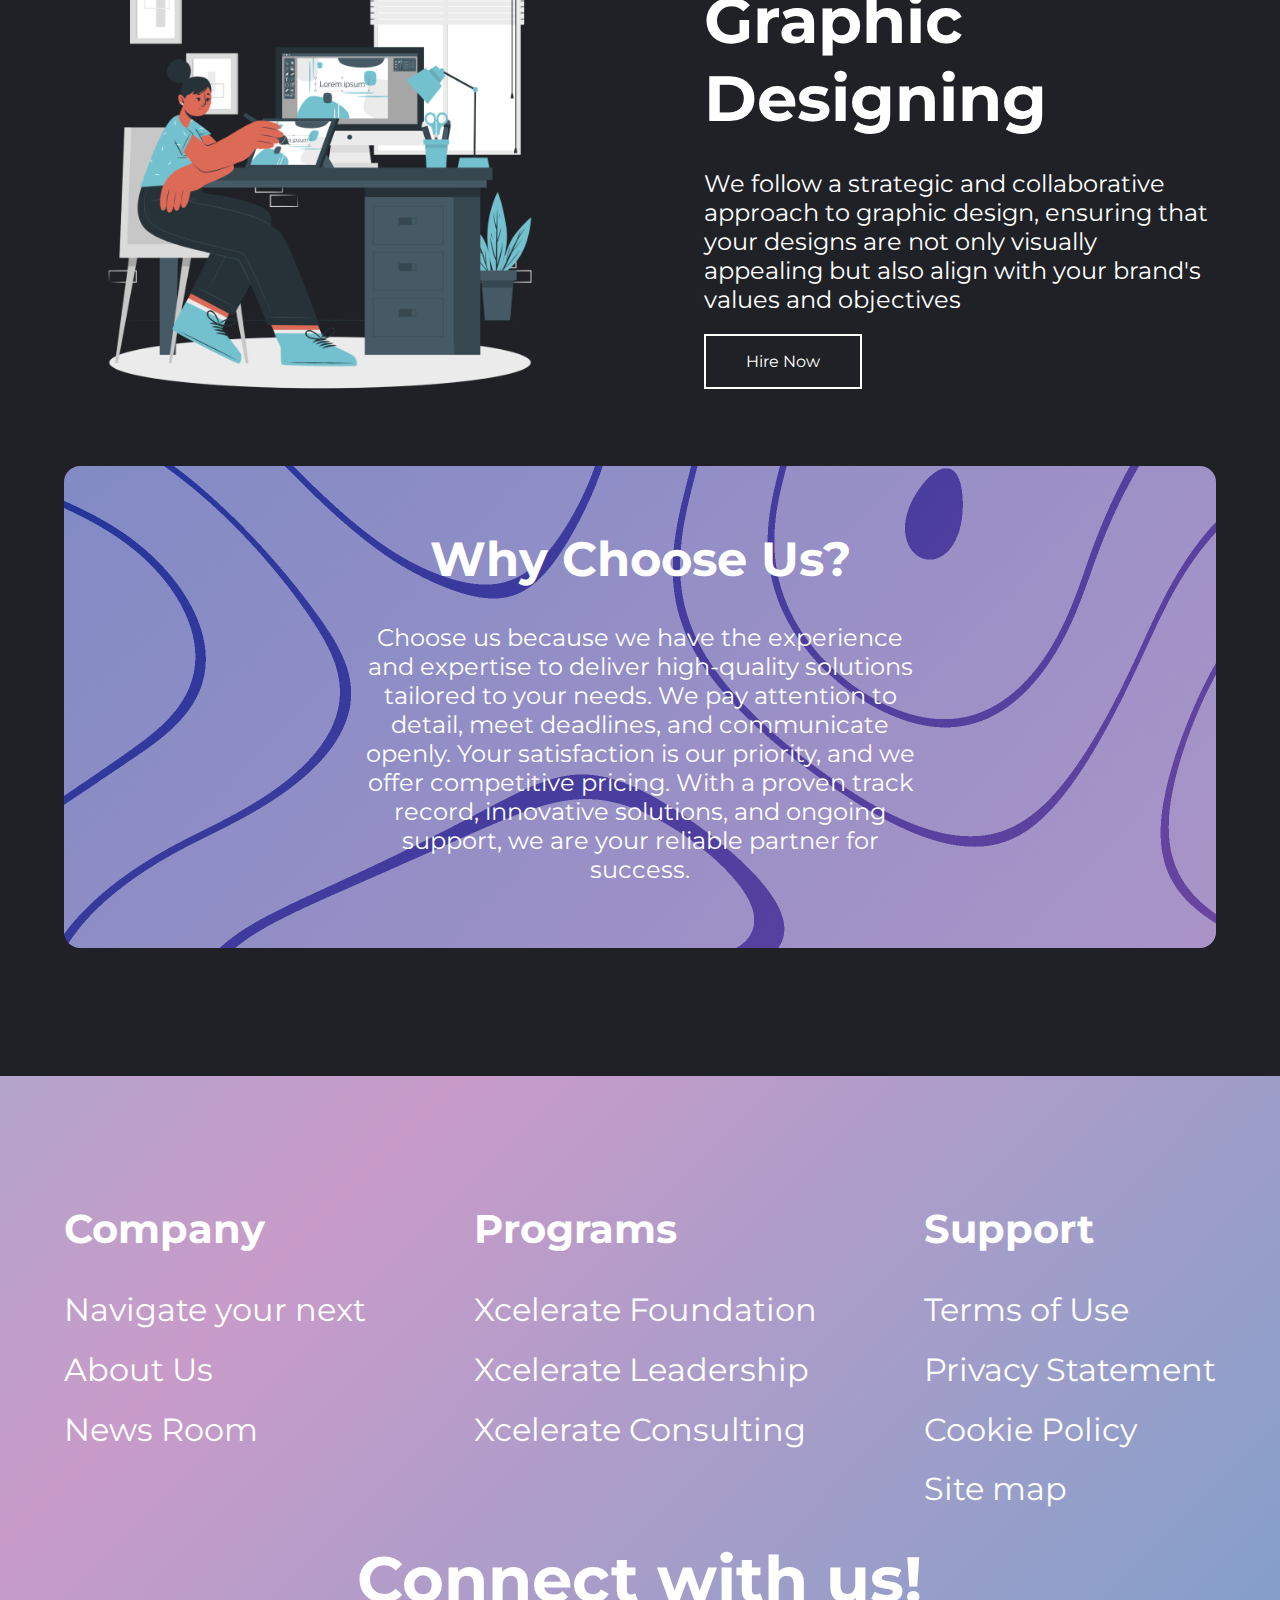
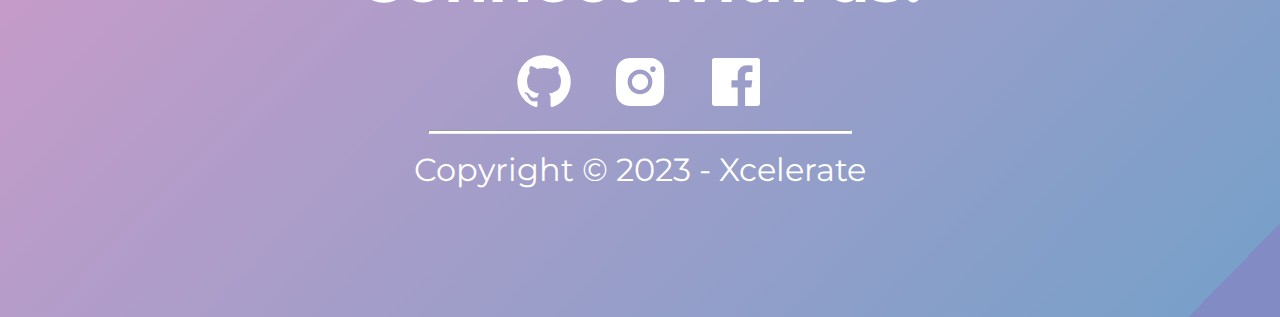
<file: service.html>
<!DOCTYPE html>
<html lang="en">
<head>
    <meta charset="UTF-8">
    <meta name="viewport" content="width=device-width, initial-scale=1.0">
    <title>Xcelerate - Designing your sucess</title>

    <link rel="shortcut icon" href="assets/logos/logo-2.png" type="image/x-icon">

    <link href='https://unpkg.com/boxicons@2.1.4/css/boxicons.min.css' rel='stylesheet'>

    <link rel="stylesheet" href="css/style.css">
</head>
<body>

    <header>
        <nav>
            <div class="logo_div">
                <img class="logo_image" src="assets/logos/logo-1.png" alt="">
            </div>

            <ul>
                <li><a href="index.html">Home</a></li>
                <li><a href="blog.html">Blog/News</a></li>
                <li><a href="about.html">About us</a></li>
                <li class="active"><a href="service.html">Services</a></li>
            </ul>

            <div class="hire_div">
                <a href="hire.html">
                    <p>Hire Us</p>
                </a>
            </div>
        </nav>
    </header>


    <section class="section service__hero">
        <div class="service__hero__left">
            <h2 class="section_second_heading">Hire Talent</h2>
            <p>Xcelerate assists you in hiring top developers, consultants and coders to fulfil your project requirements. We help you hire the best development team to implement secure and powerful server sides of every web application.</p>
            <a href="#" class="service__hero__btn">Hire Now</a>
        </div>
        <div class="service__hero__img">
            <img src="assets/Clients/Image.png" class="service__hero__img" alt="">
        </div>
    </section>

    <div class="culture__section section service__culture">
        <h1 class="section_second_heading">Our Expertise</h1>

        <div class="cultures">
            
            <div class="culture">
                <div class="culture__img">
                    <img src="assets/ServicesImages/1.png" alt="">
                </div>
                <div class="culture__details">
                    <h1 class="section_title">Mobile App Development</h1>
                    <p class="culture__description">
                        We follow a comprehensive and client-centric approach to mobile app development, ensuring that every step is aligned with your business objectives and user expectations
                    </p>
                    <br><br>
                    <a href="mobile.html" class="culture__btn">Hire Now</a>
                </div>
            </div>
            
            <div class="culture">
                <div class="culture__img">
                    <img src="assets/ServicesImages/2.png" alt="">
                </div>
                <div class="culture__details">
                    <h1 class="section_title">Web App Development</h1>
                    <p class="culture__description">
                        We follow a strategic and collaborative approach to web app development, ensuring that your web application is tailored to your business needs and provides a seamless user experience.                
                    </p>
                    <br><br>
                    <a href="web.html" class="culture__btn">Hire Now</a>
                </div>
            </div>
            
            <div class="culture">
                <div class="culture__img">
                    <img src="assets/ServicesImages/3.png" alt="">
                </div>
                <div class="culture__details">
                    <h1 class="section_title">Video Editing</h1>
                    <p class="culture__description">
                        We follow a meticulous and collaborative approach to video editing, ensuring that your vision is translated into a polished and engaging final product.                   
                    </p>
                    <br><br>
                    <a href="video.html" class="culture__btn">Hire Now</a>
                </div>
            </div>
            
            <div class="culture">
                <div class="culture__img">
                    <img src="assets/ServicesImages/4.png" alt="">
                </div>
                <div class="culture__details">
                    <h1 class="section_title">Cloud Services</h1>
                    <p class="culture__description">
                        we offer comprehensive cloud services to empower businesses with scalable and secure cloud computing solutions.                   
                    </p>
                    <br><br>
                    <a href="cloud.html" class="culture__btn">Hire Now</a>
                </div>
            </div>
            
            <div class="culture">
                <div class="culture__img">
                    <img src="assets/ServicesImages/5.png" alt="">
                </div>
                <div class="culture__details">
                    <h1 class="section_title">Graphic Designing</h1>
                    <p class="culture__description">
                        We follow a strategic and collaborative approach to graphic design, ensuring that your designs are not only visually appealing but also align with your brand's values and objectives                   
                    </p>
                    <br><br>
                    <a href="graphic.html" class="culture__btn">Hire Now</a>
                </div>
            </div>

        </div>
    </div>
    
    <section class="section">
        <div class="service__last">
            <h1 class="section_second_heading">Why Choose Us?</h1>
            <p>Choose us because we have the experience and expertise to deliver high-quality solutions tailored to your needs. We pay attention to detail, meet deadlines, and communicate openly. Your satisfaction is our priority, and we offer competitive pricing. With a proven track record, innovative solutions, and ongoing support, we are your reliable partner for success.</p>
        </div>
    </section>
        
    <footer class="section footer">

        <div class="upper__footer">

            <div class="line">
                <h3 class="section_subtitle">Company</h3>
                <p >Navigate your next</p>
                <a href="">About Us</a>
                <a href="">News Room</a>
            </div>

            <div class="line">
                <h3 class="section_subtitle">Programs</h3>
                <p>Xcelerate Foundation</p>
                <p>Xcelerate Leadership</p>
                <p>Xcelerate Consulting</p>
            </div>

            <div class="line">
                <h3 class="section_subtitle">Support</h3>
                <p>Terms of Use</p>
                <p>Privacy Statement</p>
                <p>Cookie Policy</p>
                <p>Site map</p>
            </div>

        </div>

        <div class="lower__footer">
            <h2 class="section_title">Connect with us!</h2>
            <div class="team__socials footer__socials">
                <i class='bx bxl-github'></i>
                <i class='bx bxl-instagram-alt' ></i>
                <i class='bx bxl-facebook-square' ></i>
            </div>
            <hr>
            <p>Copyright &copy; 2023 - Xcelerate</p>
        </div>

    </footer>
        
</body>
</html>
</file>
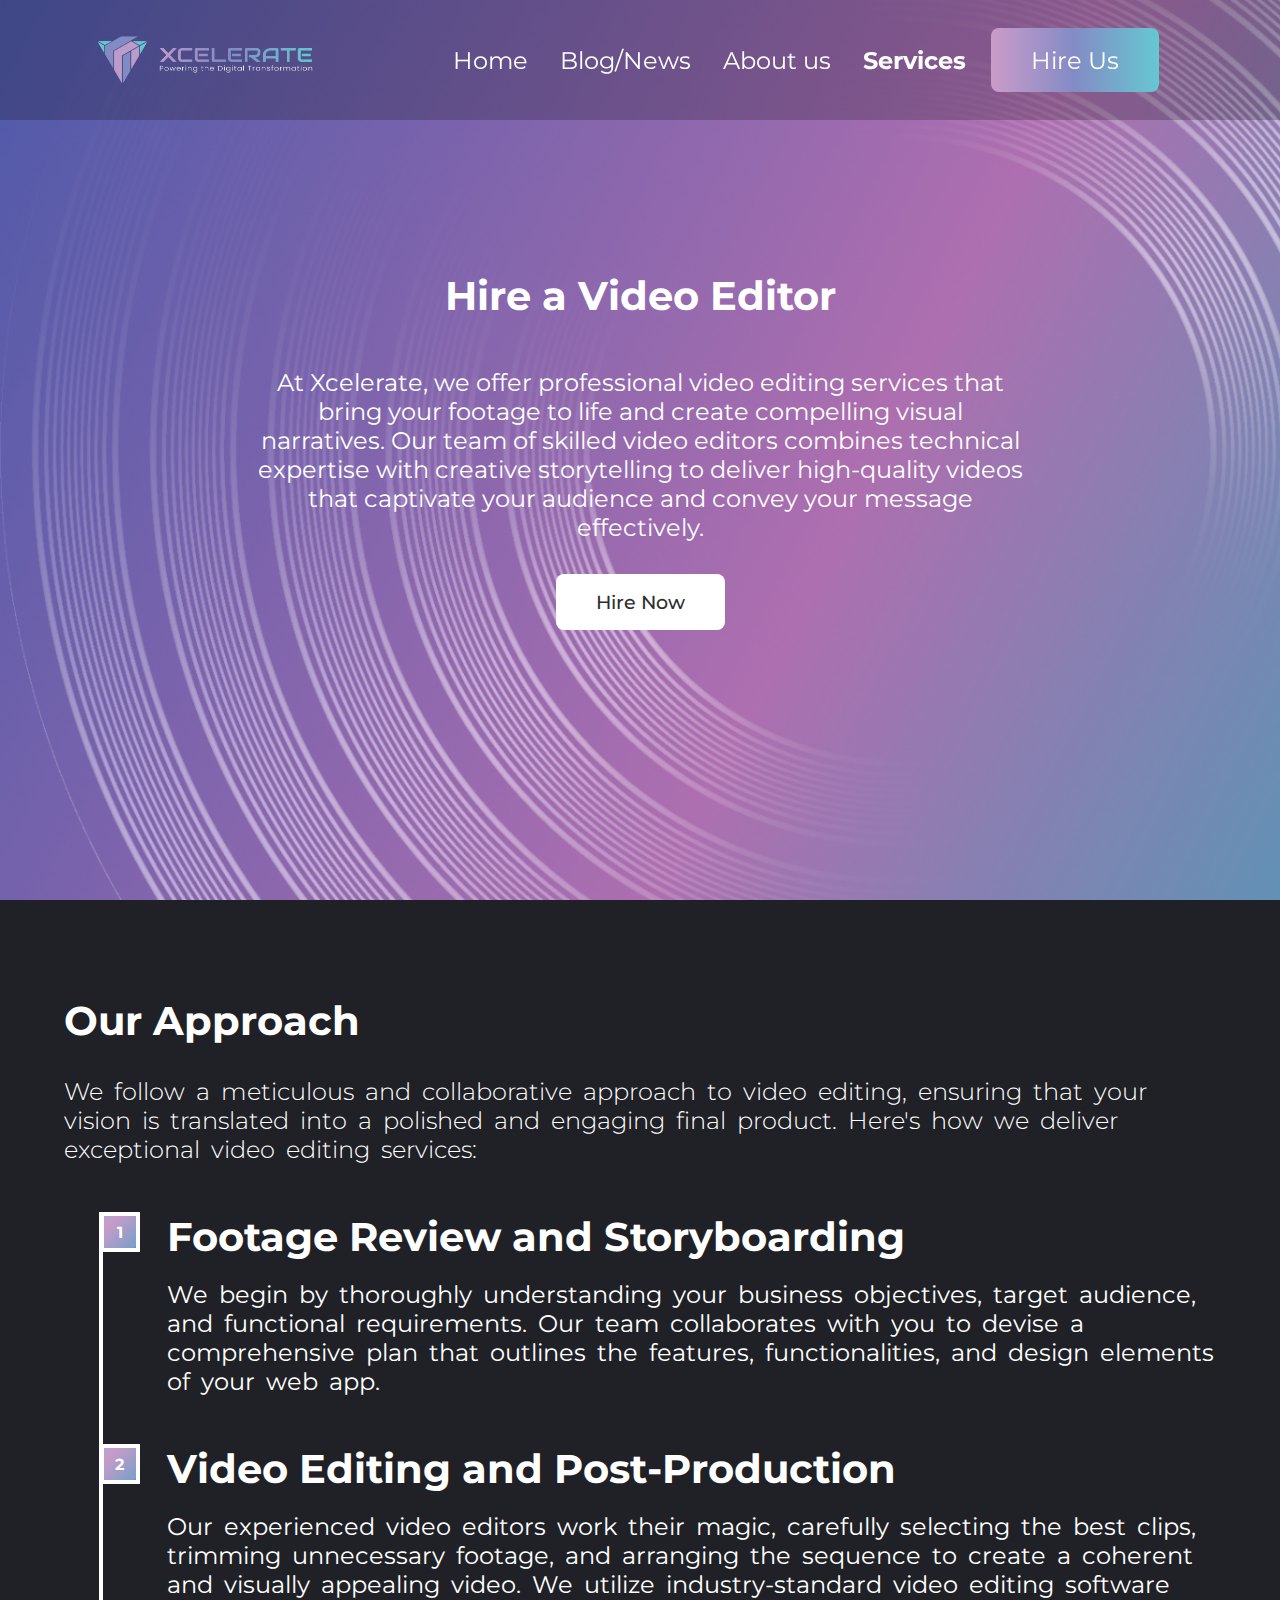
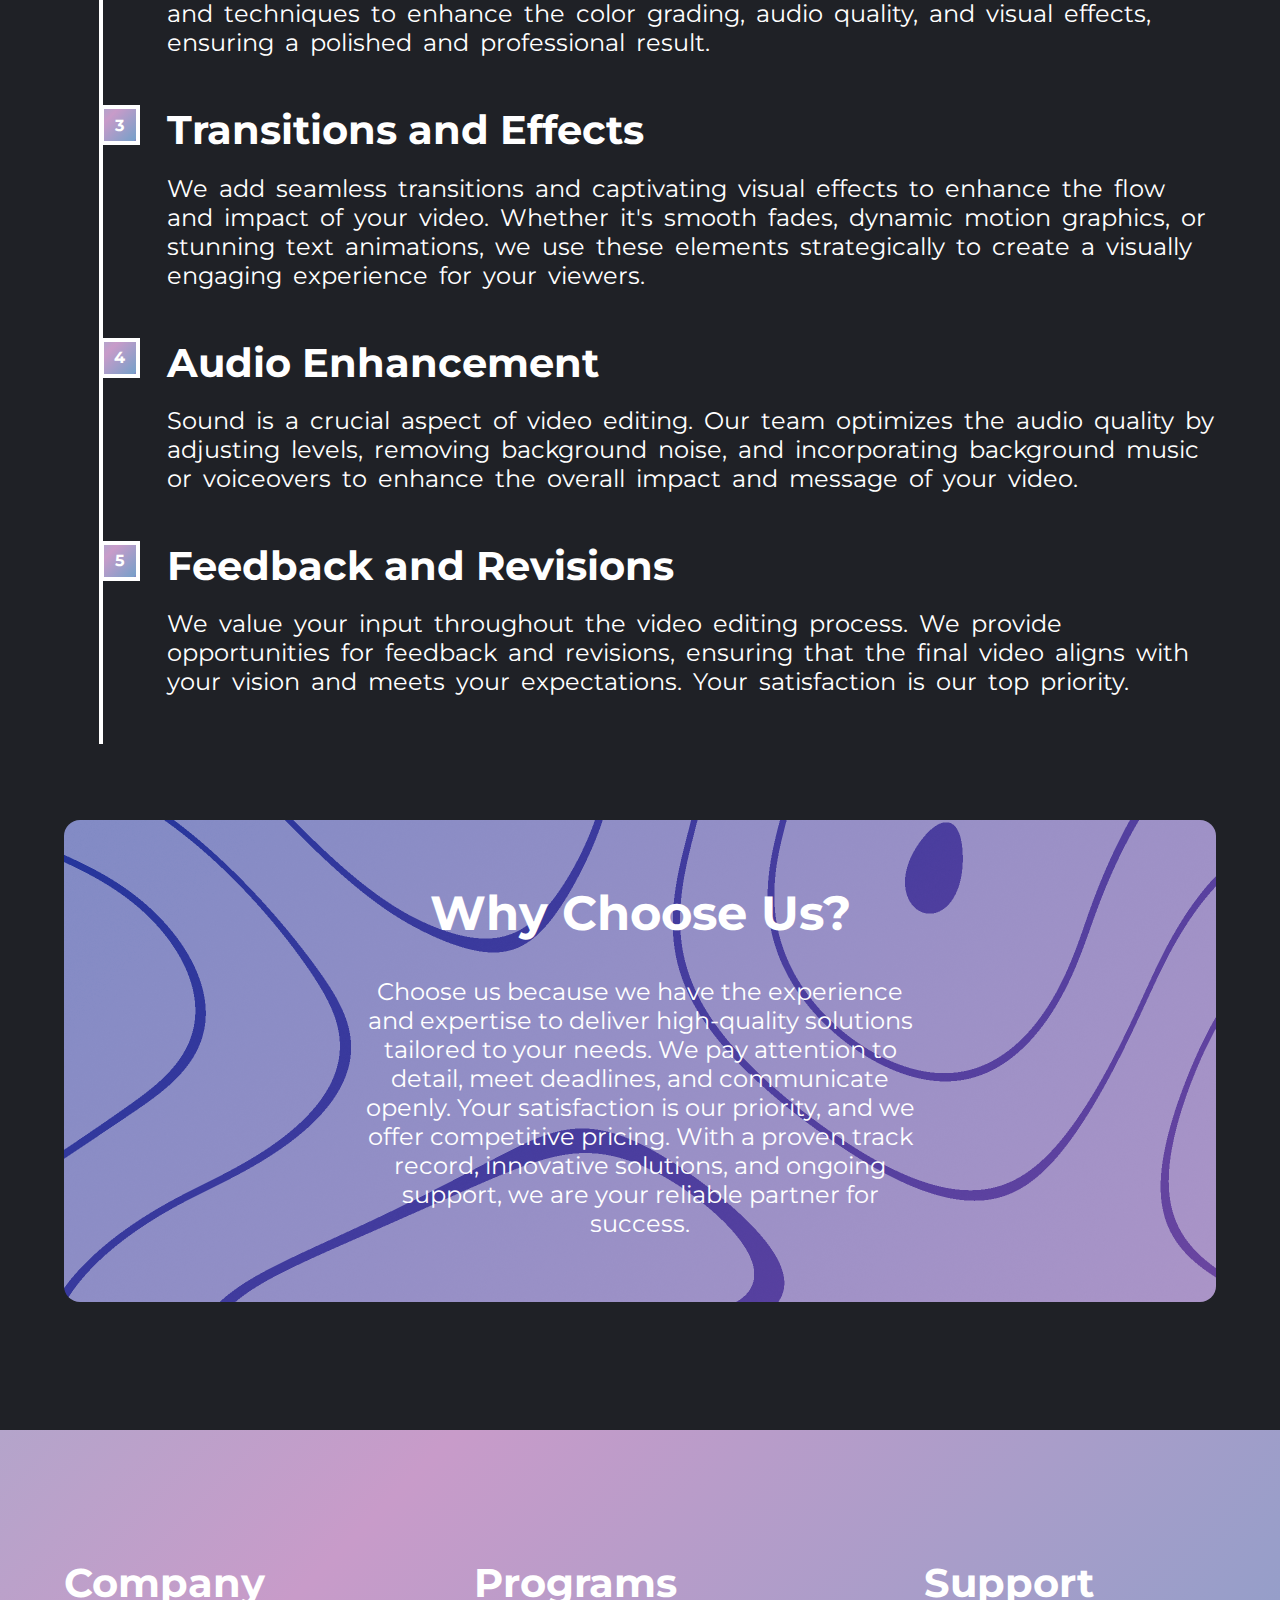
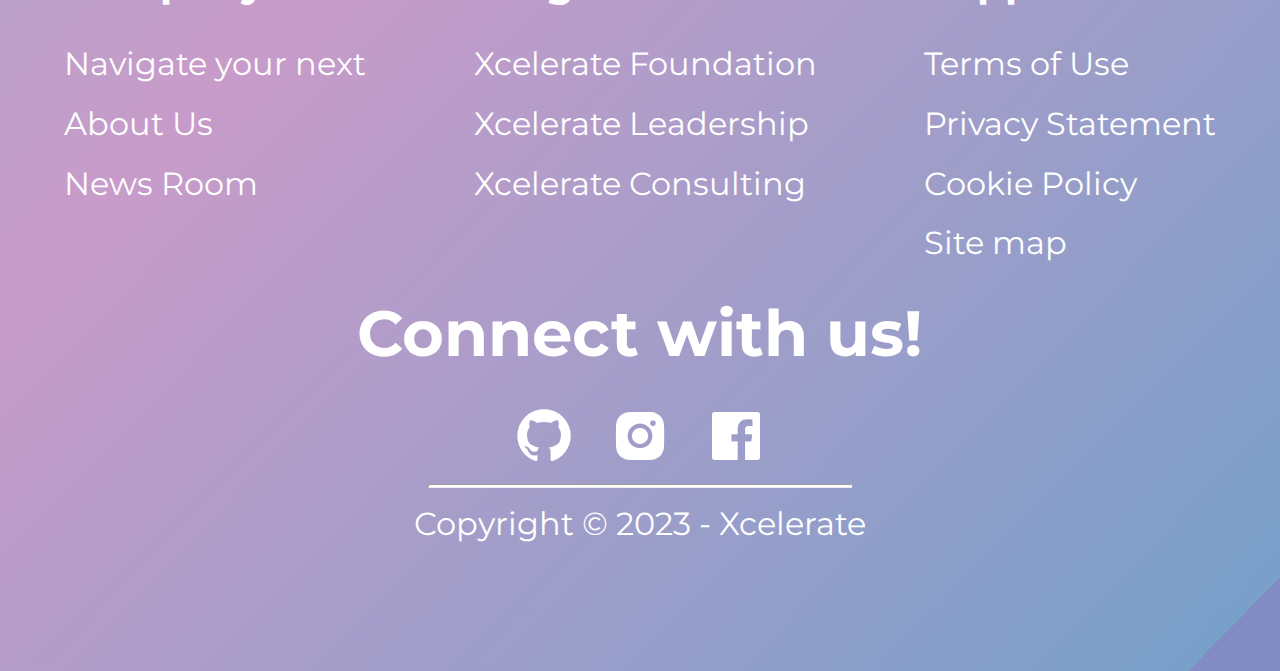
<file: video.html>
<!DOCTYPE html>
<html lang="en">
<head>
    <meta charset="UTF-8">
    <meta name="viewport" content="width=device-width, initial-scale=1.0">
    <title>Xcelerate - Designing your sucess</title>

    <link rel="shortcut icon" href="assets/logos/logo-2.png" type="image/x-icon">

    <link href='https://unpkg.com/boxicons@2.1.4/css/boxicons.min.css' rel='stylesheet'>

    <link rel="stylesheet" href="css/style.css">
</head>
<body>

    <header>
        <nav>
            <div class="logo_div">
                <img class="logo_image" src="assets/logos/logo-1.png" alt="">
            </div>

            <ul>
                <li><a href="index.html">Home</a></li>
                <li><a href="blog.html">Blog/News</a></li>
                <li><a href="about.html">About us</a></li>
                <li class="active"><a href="service.html">Services</a></li>
            </ul>

            <div class="hire_div">
                <a href="hire.html">
                    <p>Hire Us</p>
                </a>
            </div>
        </nav>
    </header>

    <section class="one__service__hero">

        <h1 class="section_subtitle">Hire a Video Editor</h1>

        <p class="one__service__hero__description">
            At Xcelerate, we offer professional video editing services that bring your footage to life and create compelling visual narratives. Our team of skilled video editors combines technical expertise with creative storytelling to deliver high-quality videos that captivate your audience and convey your message effectively.
        </p>

        <a href="#" class="one__service__hero__btn">Hire Now</a>


    </section>

    <section class="section approach__section">
        <h2 class="section_subtitle">Our Approach</h2>
        <p class="approach_desc">
            We follow a meticulous and collaborative approach to video editing, ensuring that your vision is translated into a polished and engaging final product. Here's how we deliver exceptional video editing services:
        </p>

        <div class="steps">

            <div class="step">
                <div class="timeliner">
                    <span>1</span>
                </div>
                
                <div class="approach__details">
                    <h2 class="section_subtitle">Footage Review and Storyboarding</h2>
                    <p>
                        We begin by thoroughly understanding your business objectives, target audience, and functional requirements. Our team collaborates with you to devise a comprehensive plan that outlines the features, functionalities, and design elements of your web app.
                    </p>
                </div>

            </div>

            <div class="step">
                <div class="timeliner">
                    <span>2</span>
                </div>
                
                <div class="approach__details">
                    <h2 class="section_subtitle">Video Editing and Post-Production</h2>
                    <p>
                        Our experienced video editors work their magic, carefully selecting the best clips, trimming unnecessary footage, and arranging the sequence to create a coherent and visually appealing video. We utilize industry-standard video editing software and techniques to enhance the color grading, audio quality, and visual effects, ensuring a polished and professional result.
                    </p>
                </div>

            </div>

            <div class="step">
                <div class="timeliner">
                    <span>3</span>
                </div>
                
                <div class="approach__details">
                    <h2 class="section_subtitle">Transitions and Effects</h2>
                    <p>
                        We add seamless transitions and captivating visual effects to enhance the flow and impact of your video. Whether it's smooth fades, dynamic motion graphics, or stunning text animations, we use these elements strategically to create a visually engaging experience for your viewers.
                    </p>
                </div>

            </div>

            <div class="step">
                <div class="timeliner">
                    <span>4</span>
                </div>
                
                <div class="approach__details">
                    <h2 class="section_subtitle">Audio Enhancement</h2>
                    <p>
                        Sound is a crucial aspect of video editing. Our team optimizes the audio quality by adjusting levels, removing background noise, and incorporating background music or voiceovers to enhance the overall impact and message of your video. 
                    </p>
                </div>

            </div>

            <div class="step">
                <div class="timeliner">
                    <span>5</span>
                </div>
                
                <div class="approach__details">
                    <h2 class="section_subtitle">Feedback and Revisions</h2>
                    <p>
                        We value your input throughout the video editing process. We provide opportunities for feedback and revisions, ensuring that the final video aligns with your vision and meets your expectations. Your satisfaction is our top priority.
                    </p>
                </div>

            </div>

        </div>
    </section>

    <br><br><br><br>
    <section class="section">
        <div class="service__last">
            <h1 class="section_second_heading">Why Choose Us?</h1>
            <p>Choose us because we have the experience and expertise to deliver high-quality solutions tailored to your needs. We pay attention to detail, meet deadlines, and communicate openly. Your satisfaction is our priority, and we offer competitive pricing. With a proven track record, innovative solutions, and ongoing support, we are your reliable partner for success.</p>
        </div>
    </section>



        
    <footer class="section footer">

        <div class="upper__footer">

            <div class="line">
                <h3 class="section_subtitle">Company</h3>
                <p >Navigate your next</p>
                <a href="">About Us</a>
                <a href="">News Room</a>
            </div>

            <div class="line">
                <h3 class="section_subtitle">Programs</h3>
                <p>Xcelerate Foundation</p>
                <p>Xcelerate Leadership</p>
                <p>Xcelerate Consulting</p>
            </div>

            <div class="line">
                <h3 class="section_subtitle">Support</h3>
                <p>Terms of Use</p>
                <p>Privacy Statement</p>
                <p>Cookie Policy</p>
                <p>Site map</p>
            </div>

        </div>

        <div class="lower__footer">
            <h2 class="section_title">Connect with us!</h2>
            <div class="team__socials footer__socials">
                <i class='bx bxl-github'></i>
                <i class='bx bxl-instagram-alt' ></i>
                <i class='bx bxl-facebook-square' ></i>
            </div>
            <hr>
            <p>Copyright &copy; 2023 - Xcelerate</p>
        </div>

    </footer>
        
</body>
</html>
</file>
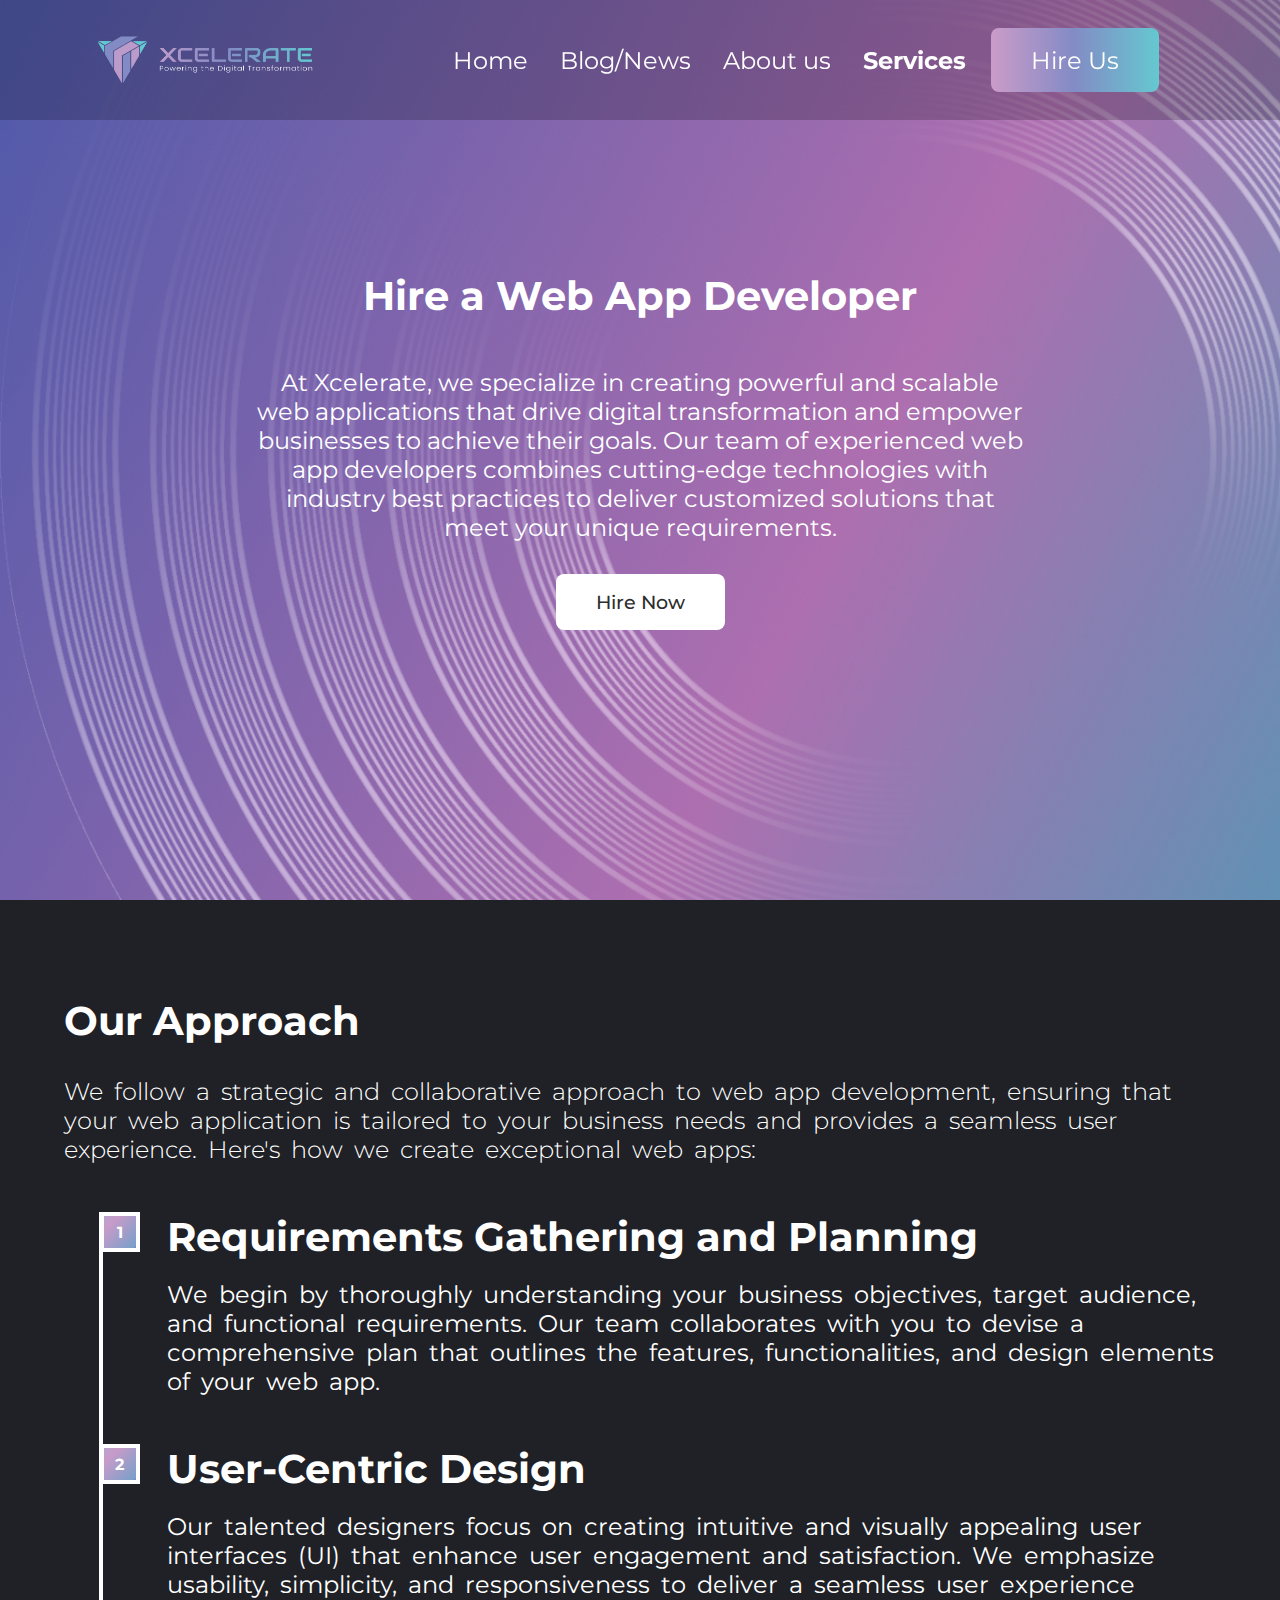
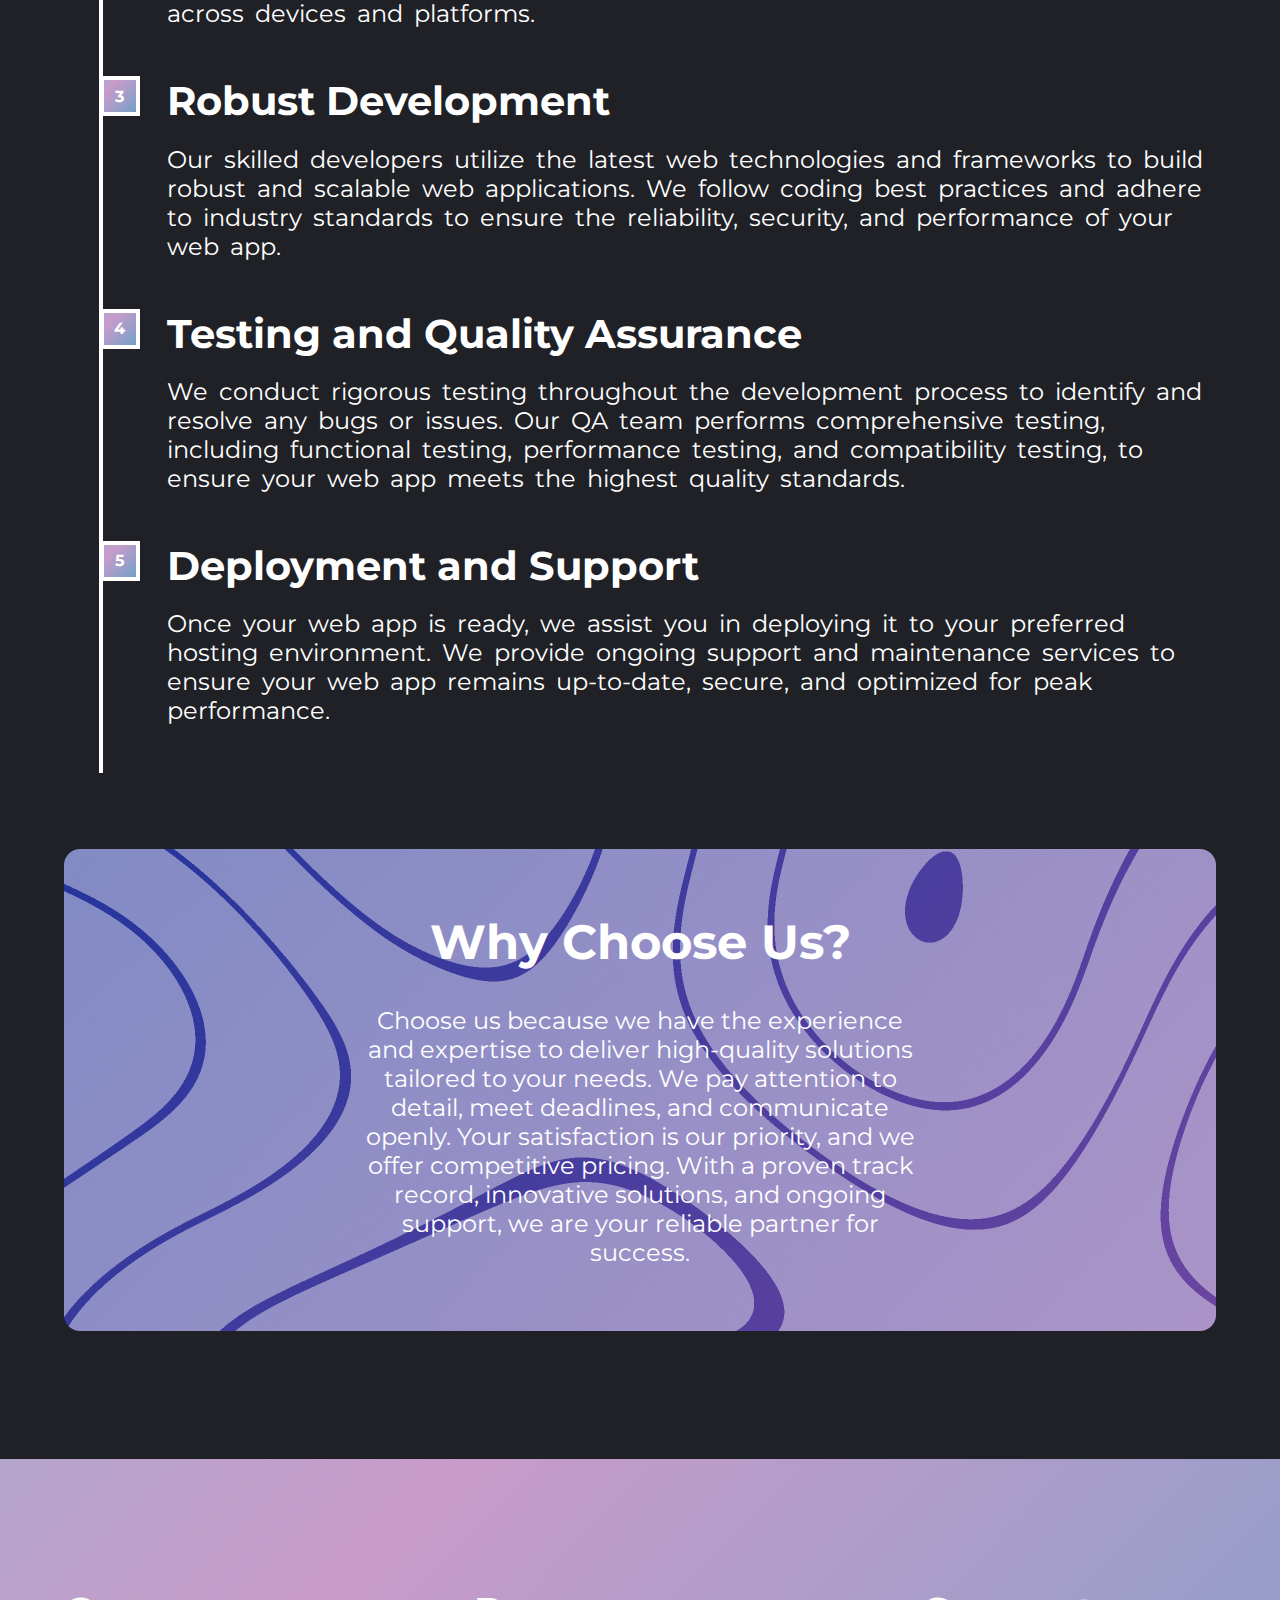
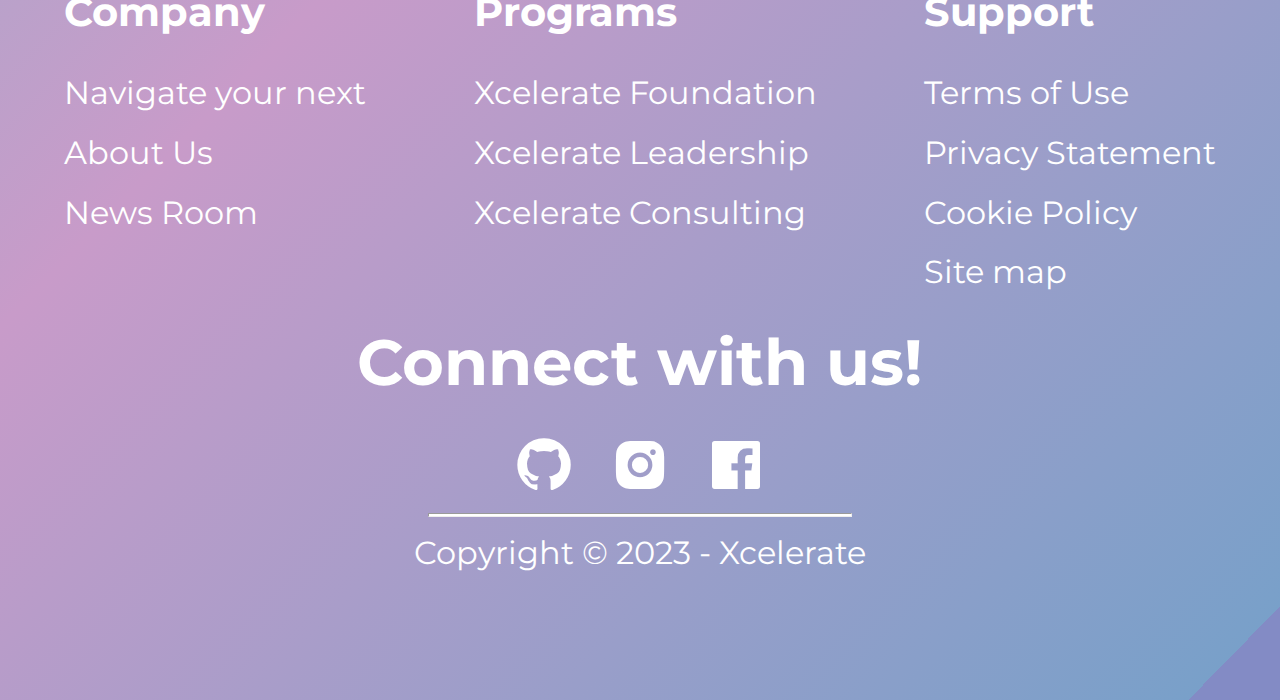
<file: web.html>
<!DOCTYPE html>
<html lang="en">
<head>
    <meta charset="UTF-8">
    <meta name="viewport" content="width=device-width, initial-scale=1.0">
    <title>Xcelerate - Designing your sucess</title>

    <link rel="shortcut icon" href="assets/logos/logo-2.png" type="image/x-icon">

    <link href='https://unpkg.com/boxicons@2.1.4/css/boxicons.min.css' rel='stylesheet'>

    <link rel="stylesheet" href="css/style.css">
</head>
<body>

    <header>
        <nav>
            <div class="logo_div">
                <img class="logo_image" src="assets/logos/logo-1.png" alt="">
            </div>

            <ul>
                <li><a href="index.html">Home</a></li>
                <li><a href="blog.html">Blog/News</a></li>
                <li><a href="about.html">About us</a></li>
                <li class="active"><a href="service.html">Services</a></li>
            </ul>

            <div class="hire_div">
                <a href="hire.html">
                    <p>Hire Us</p>
                </a>
            </div>
        </nav>
    </header>

    <section class="one__service__hero">

        <h1 class="section_subtitle">Hire a Web App Developer</h1>

        <p class="one__service__hero__description">
            At Xcelerate, we specialize in creating powerful and scalable web applications that drive digital transformation and empower businesses to achieve their goals. Our team of experienced web app developers combines cutting-edge technologies with industry best practices to deliver customized solutions that meet your unique requirements.
        </p>

        <a href="#" class="one__service__hero__btn">Hire Now</a>


    </section>

    <section class="section approach__section">
        <h2 class="section_subtitle">Our Approach</h2>
        <p class="approach_desc">
            We follow a strategic and collaborative approach to web app development, ensuring that your web application is tailored to your business needs and provides a seamless user experience. Here's how we create exceptional web apps:
        </p>

        <div class="steps">

            <div class="step">
                <div class="timeliner">
                    <span>1</span>
                </div>
                
                <div class="approach__details">
                    <h2 class="section_subtitle">Requirements Gathering and Planning</h2>
                    <p>
                        We begin by thoroughly understanding your business objectives, target audience, and functional requirements. Our team collaborates with you to devise a comprehensive plan that outlines the features, functionalities, and design elements of your web app.
                    </p>
                </div>

            </div>

            <div class="step">
                <div class="timeliner">
                    <span>2</span>
                </div>
                
                <div class="approach__details">
                    <h2 class="section_subtitle">User-Centric Design</h2>
                    <p>
                        Our talented designers focus on creating intuitive and visually appealing user interfaces (UI) that enhance user engagement and satisfaction. We emphasize usability, simplicity, and responsiveness to deliver a seamless user experience across devices and platforms.
                    </p>
                </div>

            </div>

            <div class="step">
                <div class="timeliner">
                    <span>3</span>
                </div>
                
                <div class="approach__details">
                    <h2 class="section_subtitle">Robust Development</h2>
                    <p>
                        Our skilled developers utilize the latest web technologies and frameworks to build robust and scalable web applications. We follow coding best practices and adhere to industry standards to ensure the reliability, security, and performance of your web app.
                    </p>
                </div>

            </div>

            <div class="step">
                <div class="timeliner">
                    <span>4</span>
                </div>
                
                <div class="approach__details">
                    <h2 class="section_subtitle">Testing and Quality Assurance</h2>
                    <p>
                        We conduct rigorous testing throughout the development process to identify and resolve any bugs or issues. Our QA team performs comprehensive testing, including functional testing, performance testing, and compatibility testing, to ensure your web app meets the highest quality standards.
                    </p>
                </div>

            </div>

            <div class="step">
                <div class="timeliner">
                    <span>5</span>
                </div>
                
                <div class="approach__details">
                    <h2 class="section_subtitle">Deployment and Support</h2>
                    <p>
                        Once your web app is ready, we assist you in deploying it to your preferred hosting environment. We provide ongoing support and maintenance services to ensure your web app remains up-to-date, secure, and optimized for peak performance.
                    </p>
                </div>

            </div>

        </div>
    </section>

    <br><br><br><br>
    <section class="section">
        <div class="service__last">
            <h1 class="section_second_heading">Why Choose Us?</h1>
            <p>Choose us because we have the experience and expertise to deliver high-quality solutions tailored to your needs. We pay attention to detail, meet deadlines, and communicate openly. Your satisfaction is our priority, and we offer competitive pricing. With a proven track record, innovative solutions, and ongoing support, we are your reliable partner for success.</p>
        </div>
    </section>



        
    <footer class="section footer">

        <div class="upper__footer">

            <div class="line">
                <h3 class="section_subtitle">Company</h3>
                <p >Navigate your next</p>
                <a href="">About Us</a>
                <a href="">News Room</a>
            </div>

            <div class="line">
                <h3 class="section_subtitle">Programs</h3>
                <p>Xcelerate Foundation</p>
                <p>Xcelerate Leadership</p>
                <p>Xcelerate Consulting</p>
            </div>

            <div class="line">
                <h3 class="section_subtitle">Support</h3>
                <p>Terms of Use</p>
                <p>Privacy Statement</p>
                <p>Cookie Policy</p>
                <p>Site map</p>
            </div>

        </div>

        <div class="lower__footer">
            <h2 class="section_title">Connect with us!</h2>
            <div class="team__socials footer__socials">
                <i class='bx bxl-github'></i>
                <i class='bx bxl-instagram-alt' ></i>
                <i class='bx bxl-facebook-square' ></i>
            </div>
            <hr>
            <p>Copyright &copy; 2023 - Xcelerate</p>
        </div>

    </footer>
        
</body>
</html>
</file>
<file: css/style.css>
/*  =====================    Google Fonts Link  =====================    */
@import url('https://fonts.googleapis.com/css2?family=Montserrat:wght@100;200;300;400;500;600;700;800;900&display=swap');


/*#region   =======================  Pre-Defined Values ==================== */

:root{

    /* =============    Colors  =============== */
    --bg-color: rgba(31, 33, 38, 1);
    --white-color: rgba(255, 255, 255, 1);
    --color-1: rgba(101, 200, 208, 1);
    --color-2: rgba(200, 155, 201, 1);
    --color-3: rgba(121, 160, 201, 1);
    --color-4: rgba(131, 139, 197, 1);
    --text-color: rgba(45, 45, 45, 1);

    /* =============    Gradients  =============== */
    --card-gradient: linear-gradient(134.37deg, #65C8D0 -85.13%, #C89BC9 21.78%, #79A0C9 95.64%, #838BC5 95.64%);
    --pyramid-gradient: linear-gradient(89.78deg, #C89BC9 0.85%, #838BC5 49.4%, #65C8D0 100.02%);
    --rectangle-gradient: linear-gradient(99.73deg, #838BC5 0.73%, #C89BC9 50.8%, #65C8D0 98.82%);
    --button-gradient: linear-gradient(90deg, #C89BC9 2.15%, #838BC5 49.04%, #65C8D0 100%);


    
    
    /* =============    Font Sizes  =============== */
    --h1-font-size: 7rem;
    --h2-font-size: 4rem;
    --h3-font-size: 3rem;
    --h4-font-size: 2.5rem;
    --medium-font-size: 2rem;
    --mediocre-font-size: 1.5rem;
    --normal-font-size: 1.2rem;
    --small-font-size: 1rem;
    --smaller-font-size: 0.8rem;
    
    
    /* =============    Transitions  =============== */
    --transition-1: all 300ms ease;



}

/*#endregion  */






/*#region   =======================    General Classes    ====================== */

*{
    padding: 0;
    margin: 0;
    box-sizing: border-box;
    scroll-behavior: smooth;
}

html{
    font-family: 'Montserrat', sans-serif;
    background-color: var(--bg-color);
}

ul{
    list-style: none;
}

a{
    text-decoration: none;
    color: var(--white-color);
}

img{
    width: 100%;
}

/*#endregion  */






/*#region   =======================    Reusable Classes    ====================== */

.bg_random_images{
    width: 15%;
    position: absolute;
    z-index: -99;
    fliter: blur(1.7px);
    -webkit-filter: blur(1.7px);
}

.section_second_heading{
    font-size: var(--h3-font-size);
    color: var(--white-color);
    text-align: center;
}

.section{
    padding: 0 4rem;
    display: flex;
    justify-content: center;
    align-items: center;
}

.section_subtitle{
    color: var(--white-color);
    font-size: var(--h4-font-size);
    margin-bottom: 1rem;
}

.section_title{
    color: var(--white-color);
    font-size: var(--h2-font-size);
    margin-bottom: 2rem;
}

.section__description{
    color: var(--text-color);
    font-weight: 500;
    font-size: var(--mediocre-font-size);

}

/*#endregion  */






/*#region   =======================    Header    ====================== */

header{
    z-index: 100;
    padding: 1rem 6rem;
    height: 7.5rem;
    background-color: rgba(0,0,0,0.2);
    width: 100%;
    position: fixed;
    top: 0;
    left: 0;
    display: flex;
}

nav{
    width: 100%;
    display: flex;
    justify-content: space-between;
    align-items: center;
}

nav .logo_div{
    width: 20%;
    display: flex;
    justify-content: center;
    align-items: center;
}

nav .logo_image{
    width: 100%;
}

nav ul{
    width: 60%;
    gap: 2rem;
    justify-content: flex-end;
    align-items: center;
    display: flex;
    font-size: var(--mediocre-font-size);
}

nav ul a{
    transition: var(--transition-1);
}

nav ul li.active{
    font-weight: 700;
}

nav ul li.active:hover a{
    text-shadow: none;
}

nav ul a:hover,
nav ul a:hover p
{
    text-shadow: 0 0 3px var(--white-color);
}

.hire_div{
    width: 20%;
    display: flex;
    justify-content: center;
    align-items: center;
}
.hire_div a{
    padding: 1.1rem 2.5rem;
    border-radius: 0.5rem;
    background: var(--button-gradient);
    transition: var(--transition-1);
}

.hire_div a:hover{
    transform: scale(0.95);
}

.hire_div a p{
    font-size: var(--mediocre-font-size);
}

/*#endregion  */






/*#region   =======================    Hero Section    ====================== */

.hero{
    height: 120vh;
    width: 100%;
    padding: 13rem 0 1rem;
    color: var(--white-color);
    position: relative;
}
 
.hero__section{
    width: 100%;
    display: flex;
    justify-content: center;
    align-items: center;
    flex-direction: column;
    gap: 2rem;
}

.hero__img{
    width: 30%;
}

.hero__logo{
    width: 30%;
}

.hero__start_text,
.hero__mid_text{
    font-size: var(--medium-font-size);
}

#hero_circle{
    transform: scaleX(-1) rotate(60deg);
    top: 2rem;
    left: 35%;
}

#hero_cone{
    transform: scaleX(-1) rotate(-45deg);
    top: -3rem;
    left: 29%;
}

#hero_cylinder{
    transform: scaleX(-1) rotate(30deg);
    bottom: 15rem;
    left: 15%;
}

#hero_ring{
    transform: rotate(3deg);
    top: 30%;
    left: 0;
    width: 15%;
}

#hero_round{
    right: 12%;
    top: 25%;
    width: 15%;
}

#hero_spiral{
    top: 6%;
    right: 28%;
}

#hero_comp{
    bottom: 16%;
    right: 8%;
}


/*#endregion  */





/*#region   =======================    Top section    ====================== */

.badge_section{
    width: 100%;
    display: flex;
    justify-content: center;
    align-items: center;
    background-image: url("../assets/Backgrounds/Our\ Team\ Bg.png");
    background-repeat: no-repeat;
    background-position: center;
    background-size: cover;
}

.cards{
    width: 60%;
    display: flex;
    justify-content: flex-start;
    align-items: center;
    gap: 3rem;
}

.cards .card{
    width: 30%;
    height: 20rem;
    background-color: var(--white-color);
    padding: 1rem;
    display: flex;
    flex-direction: column;
    justify-content: flex-start;
    align-items: flex-start;
    gap: 0.7rem;
    border-radius: 0.5rem;
}

.card__icon{
    border-radius: inherit;
    display: flex;
    justify-content: center;
    align-items: center;
    padding: 1.5rem 0;
    width: 100%;
    background: var(--rectangle-gradient);
}

.cards img{
    width: 40%;
    height: 100%;
}

.card__title{
    font-size: var(--small-font-size);
}

.card__description{
    width: 100%;
    font-size: var(--small-font-size);
    font-weight: 500;
    color: var(--text-color);
}

.card__link{
    color: var(--text-color);
    font-weight: 600;
    cursor: pointer;
}

#blog__img{
    width: 33%;
}

/*#endregion  */





/*#region   =======================    Expertise Section    ====================== */
.expertise__section{
    width: 100%;
    padding: 3rem 0;
    display: flex;
    justify-content: center;
    align-items: center;
    flex-direction: column;
    gap: 3rem;
}

.expertise__section .card{
    height: 25rem;
    justify-content: space-between;
    align-items: center;
}

.upper_card_wrapper{
    border-radius: inherit;
    display: flex;
    flex-direction: column;
    justify-content: flex-start;
    align-items: center;
    gap: 1rem;
}

.expertise__section .card__title,
.expertise__section .card__description{
    text-align: center;
}

.card__button{
    padding: 1rem;
    background: var(--button-gradient);
    width: 100%;
    text-align: center;
    border-radius: inherit;
    font-weight: 700;
    cursor: pointer;
}

#web_app_card_icon img{
    width: 63%;
}

#cloud_card_icon img{
    width: 53%;
}

.extra__button{
    border-radius: 0.7rem;
    width: 20%;
    padding: 0.3rem;
    background: var(--button-gradient);
    cursor: pointer;
}

.extra__button p{
    border-radius: inherit;
    padding: 1rem;
    text-align: center;
    background-color: var(--white-color);
    color: var(--text-color);
    font-weight: 700;
    font-size: var(--mediocre-font-size);
}



/*#endregion  */





/*#region   =======================    Benefit Section    ====================== */

.benefit__section{
    padding-top: 3rem;
    width: 100%;
    position: relative;
}

.benefit__content{
    width: 100%;
    display: flex;
    align-items: flex-end;
}

.benefit__content h1{
    width: 20%;
    font-size: var(--h1-font-size);
    color: var(--white-color);
    line-height: 8rem;
}

.benefit__content img{
    width: 10%;
}

.benefit__content #character__img{
    margin-left: 6rem;
    width: 30%;
    transform: scaleX(-1);
    position: relative;
    bottom: 0;
}

.benefit__content #pyramid__img{
    width: 40%;
}

.benefit__section .hero_cone{
    top: 10%;
    left: 5%;
}

.benefit__section .hero_ring{
    bottom: 1rem;
    left: 9rem;
} 

.benefit__section .hero_cylinder
{
    transform: rotate(-45deg);
    bottom: 10%;
    left: 34%;
}

.benefit__section .hero_spiral{
    right: 25%;
    top: 20%;
}

.benefit__section .hero_round{
    right: 5%;
    top: 25%;
}

.benefit__section .hero_comp{
    bottom: 2rem;
    right: 0;
}

/*#endregion  */





/*#region   =======================    Future of IT    ====================== */

.future_of_it_section{
    width: 100%;
}

.future_of_it_section .container {
    width: 100%;
    position: relative;
    background: #aad5f6;
}
.future_of_it_section .slide-1 {
    background: url('../assets/Future\ of\ IT/Image 1.jpg');
}
.future_of_it_section .slide-2 {
    background: url('../assets/Future\ of\ IT/Image 2.jpg');
}
.future_of_it_section .slide-3 {
    background: url('../assets/Future\ of\ IT/Image 3.jpg');
}

.future_of_it_section .slide {
    width: 100%;
    height: 100vh;
    background-size: cover;
    background-position: center;
    position: relative;
    overflow-x: hidden;
}
.future_of_it_section .caption {
    background: rgba(0, 0, 0, 0.03);
    width: 100%;
    position: absolute;
    top: 50%;
    transform: translateY(-50%);
    padding: 40px 0px;
}
.future_of_it_section .caption h3 {
    color: #fff;
    text-align: center;
    font-size: 50px;
    padding: 18px;
    width: 50%;
    margin: auto;
}

.future_of_it_section .caption .aa{
    display: flex;
    justify-content: center;
    align-items: center;
    width: 100%;
}

.future_of_it_section .caption a {
    max-width: 600px;
    /* width: 20%; */
    margin: 0px auto;
    color: #ccc;
    text-align: center;
    font-size: 18px;
    line-height: 1.5em;
    border: 6px solid white;
    padding: 1rem 2rem;
    font-size: var(--mediocre-font-size);
}
.future_of_it_section .arrow {
    position: absolute;
    top: 50%;
    transform: translateY(-50%);
    cursor: pointer;
    z-index: 100;
    background: rgba(0, 0, 0, .1);
    border-radius: 50%;
    transform: background 500ms;
}
.future_of_it_section .arrow img {
    width: 50px;
}
.future_of_it_section .arrow:hover {
    background: rgba(0, 0, 0, .4);
}
.future_of_it_section .l {
    left: 0;
}
.future_of_it_section .r {
    right: 0;
}

/*#endregion  */





/*#region   =======================    Core Capabilities    ====================== */

.core_capabilities_section{
    background-color: #C89BC9;
    background-image: url("../assets/Backgrounds/Core\ Capabilities\ BG.png");
    background-repeat: no-repeat;
    background-position: center;
    background-size: cover;
    display: flex;
    justify-content: center;
    align-items: center;
    gap: 4rem;
    padding-top: 6rem;
    padding-bottom: 6rem;
}

.left_core{
    width: 50%;
    background-color: var(--white-color);
    border-radius: 1rem;
}

.core_img_container{
    display: flex;
    flex-direction: column;
    justify-content: center;
    align-items: center;
    width: 100%;
    border-radius: inherit;
}

.core_img_container img{
    width: 100%;
    border-radius: inherit;
    margin-bottom: 2rem;
}

.core_img_wrapper{
    display: flex;
    justify-content: center;
    align-items: center;
    gap: 4px;
    padding: 1rem;
}

.bullet{
    width: 1.8rem;
    height: 1rem;
    border-radius: 3rem;
    background-color: rgb(185, 185, 185);
    cursor: pointer;
}

.bullet.active{
    background: var(--rectangle-gradient);
}

.right_core{
    width: 50%;
    display: flex;
    justify-content: center;
    flex-direction: column;
    align-items: flex-start;
    gap: 1rem;
}

/*#endregion  */






/*#region   =======================    Clients Section    ====================== */

.client__section{
    padding-top: 8rem;
    padding-bottom: 8rem;
    display: flex;
    justify-content: center;
    align-items: center;
    flex-direction: column;
    gap: 6rem;
    width: 100%;
    position: relative;
}

.clients__container{
    width: 100%;
    display: flex;
    justify-content: center;
    align-items: center;
}

.client__wrapper{
    display: flex;
    justify-content: center;
    align-items: center;
    gap: 2rem;
    flex-direction: column;
    width: 20%;
}

.client_image_wrapper{
    width: 80%;
}

.rating_wrapper{
    display: flex;
    justify-content: center;
    align-items: center;
    gap: 0.1rem;
}

.rating_wrapper .star{
    font-size: var(--h4-font-size);
    background: var(--card-gradient);
    -webkit-background-clip: text;
    -moz-background-clip: text;
    -webkit-text-fill-color: transparent; 
    -moz-text-fill-color: transparent;
}

.client__wrapper.active .client_image_wrapper{
    width: 100%;
}

.client__section .hero_comp{
    top: 10rem;
    left: 20%;
}

.client__section .hero_cylinder{
    bottom: 5rem;
    left: 4rem;
    transform: rotate(-50deg);
}

.client__section .hero_cv{
    top: 5rem;
    right: 15%;
}

.client__section .hero_ring{
    bottom: 2rem;
    right: 3rem;
}



/*#endregion  */





/*#region   =======================    Our Team    ====================== */

.team__section{
    padding-top: 5rem;
    padding-bottom: 5rem;
    display: flex;
    flex-direction: column;
    gap: 6rem;
    justify-content: center;
    align-items: center;
    width: 100%;
    overflow: hidden;
}

.team_entity{
    display: flex;
    justify-content: space-between;
    align-items: center;
    width: 100%;
    padding:  0 12rem;
    gap: 4rem;
}

.team__elements{
    margin-top: 8rem;
    background-color: #C89BC9;
    background: url("../assets/Backgrounds/Our\ Team\ Bg.png");
    background-size: contain;
    background-repeat: no-repeat;
    width: 102%;
}

.team__elements img{
    width: 30%;
    margin-top: -11.4rem;
}

.team__elements img:first-child{
    margin-top: -8.8rem;
  margin-left: -1.5rem;
}


.team__elements img:nth-child(2){
    margin-top: -8.3rem;
    width: 26%;
    margin-left: 1.5rem;
  }
  
  .team__elements img:nth-child(3){
    margin-top: -8.4rem;
    width: 34%;
    margin-left: 2.5rem;
}

.team__wrapper{
    display: flex;
    flex-direction: column;
    justify-content: center;
    align-items: center;
    gap: 0.5rem;
    color: var(--white-color);
}

.member__name{
    font-size: var(--medium-font-size);
}

.rank{font-size: var(--mediocre-font-size);}

.team__socials{
    display: flex;
    gap: 0.5rem;
    justify-content: center;
    align-items: center;
    font-size: var(--mediocre-font-size);
    cursor: pointer;
}

/*#endregion  */





/*#region   =======================    Touch Section    ====================== */

.touch__section{
    padding-top: 6rem;
    padding-bottom: 5rem;
    background: var(--rectangle-gradient);
    margin-left: 4rem;
    margin-right: 4rem;
    border-radius: 2rem;
    display: flex;
    gap: 10%;
    position: relative;
}

.touch__section img{
    width: 30%;
    transform: scaleX(-1);
}

.touch__form__container{
    width: 40%;
    display: flex;
    flex-direction: column;
    gap: 2rem;
}

.touch__section .section_second_heading{
    text-align: left;
}

.touch__form{
    display: flex;
    width: 100%;
    flex-direction: column;
    gap: 1.2rem;
}

.touch__form input,
.touch__form textarea
{
    padding: 1.5rem 1rem;
    color: var(--white-color);
    font-size: var(--mediocre-font-size);
    border: none;
    outline: none;
    background-color: rgba(255,255,255,0.3);
    border-radius: 1rem 1rem 0 0;
    border-bottom: 8px solid white;
}

.touch__form input::placeholder,
.touch__form textarea::placeholder{
    color: var(--white-color);
}

.touch__form textarea{
    font-family: inherit;
    font-weight: 500;
    height: 16rem;
    resize: none;
}

.touch__form button{
    width: 100%;
    text-align: center;
    font-size: var(--mediocre-font-size);
    padding: 1.5rem 1rem ;
    background-color: var(--white-color);
    border: none;
    outline: none;
    cursor: pointer;
    font-weight: 600;
    border-radius: 1rem;
}

.touch__section .hero_circle{
    top: -10rem;
    left: 25%;
    transform: rotate(-35deg);
    width: 20%;
}

.touch__section .hero_ring{
    bottom: -6rem;
    left: 0;
    transform: rotate(-5deg);
    width: 20%;
}

/*#endregion  */





/*#region   =======================    Footer    ====================== */

.footer{
    margin-top: 8rem;
    background: var(--card-gradient);
    padding-top: 8rem;
    padding-bottom: 8rem;
    display: flex;
    flex-direction: column;
    justify-content: center;
    align-items: center;
    gap: 2rem;
}

.upper__footer{
    width: 100%;
    display: flex;
    justify-content: space-between;
    align-items: flex-start;
}

.upper__footer .line{
    display: flex;
    flex-direction: column;
    justify-content: flex-start;
    align-items: flex-start;
    gap: 1.3rem;
}

.upper__footer .line a,
.upper__footer .line p{
    color: var(--white-color);
    font-size: var(--medium-font-size);
}

.lower__footer{
    display: flex;
    flex-direction: column;
    justify-content: center;
    align-items: center;
}

.footer__socials{
    gap: 2rem;
    color: var(--white-color);
    font-size: var(--h2-font-size);
    margin-bottom: 1rem;
}

.lower__footer hr{
    color: var(--white-color);
    background-color: var(--white-color);
    width: 75%;
    height: 0.2rem;
    margin-bottom: 1rem;
}

.lower__footer p{
    color: var(--white-color);
    font-size: var(--medium-font-size);
}

/*#endregion  */





/*#region   =======================    About Hero    ====================== */


  .about__hero {
    width: 100%;
    height: 100%;
    overflow: hidden;
  }
  
  .slider-one,
  .slider-two,
  .slider-three,
  .slider-four {
    width: 100%;
    height: 100vh;
    overflow: hidden;
    position: absolute;
    top: 0;
    left: 0;
    -webkit-animation: slider-one 12s linear infinite;
            animation: slider-one 12s linear infinite;
  }
  
  .slider-one .slider-one-image,
  .slider-one .slider-two-image,
  .slider-one .slider-three-image,
  .slider-one .slider-four-image,
  .slider-two .slider-one-image,
  .slider-two .slider-two-image,
  .slider-two .slider-three-image,
  .slider-two .slider-four-image{
    width: 110%;
    height: 100%;
    background-image: url("../assets/Mission\ and\ Vision\ Images/Our Mission - Image.jpg");
    background-position: center;
    background-size: cover;
    background-repeat: no-repeat;
    -webkit-animation: zoom-out 3s linear infinite;
            animation: zoom-out 3s linear infinite;
  }
  
  .slider-one .slider-one-image .slider-text,
  .slider-one .slider-two-image .slider-text,
  .slider-one .slider-three-image .slider-text,
  .slider-one .slider-four-image .slider-text,
  .slider-two .slider-one-image .slider-text,
  .slider-two .slider-two-image .slider-text,
  .slider-two .slider-three-image .slider-text,
  .slider-two .slider-four-image .slider-text{
    position: absolute;
    top: 40%;
    left: 5%;
    color: #ffffff;
    width: 600px;
    text-transform: capitalize;
    -webkit-animation: text-up 12s linear infinite;
            animation: text-up 12s linear infinite;
    -webkit-transform: translateY(100px);
            transform: translateY(100px);
    -webkit-animation-delay: 0s;
            animation-delay: 0s;
  }
  
  .slider-one .slider-one-image .slider-text h1,
  .slider-one .slider-two-image .slider-text h1,
  .slider-one .slider-three-image .slider-text h1,
  .slider-one .slider-four-image .slider-text h1,
  .slider-two .slider-one-image .slider-text h1,
  .slider-two .slider-two-image .slider-text h1,
  .slider-two .slider-three-image .slider-text h1,
  .slider-two .slider-four-image .slider-text h1{
    font-size: 2.5rem;
    margin-bottom: 20px;
  }
  
  .slider-one .slider-one-image .slider-text p,
  .slider-one .slider-two-image .slider-text p,
  .slider-one .slider-three-image .slider-text p,
  .slider-one .slider-four-image .slider-text p,
  .slider-two .slider-one-image .slider-text p,
  .slider-two .slider-two-image .slider-text p,
  .slider-two .slider-three-image .slider-text p,
  .slider-two .slider-four-image .slider-text p{
    font-size: 18px;
    line-height: 28px;
  }
  
  .slider-two {
    -webkit-animation: slider-two 12s linear infinite;
            animation: slider-two 12s linear infinite;
  }
  
  .slider-two .slider-two-image {
    background-image: url("../assets/Mission\ and\ Vision\ Images/Our Vision - Image.jpg");
  }
  
  .slider-two .slider-two-image .slider-text {
    -webkit-animation-delay: 3s;
            animation-delay: 3s;
  }

  
  @-webkit-keyframes text-up {
    10% {
      -webkit-transform: translateY(0px);
              transform: translateY(0px);
    }
    100% {
      -webkit-transform: translateY(0px);
              transform: translateY(0px);
    }
  }
  
  @keyframes text-up {
    10% {
      -webkit-transform: translateY(0px);
              transform: translateY(0px);
    }
    100% {
      -webkit-transform: translateY(0px);
              transform: translateY(0px);
    }
  }
  
  @-webkit-keyframes zoom-out {
    100% {
      width: 100%;
    }
  }
  
  @keyframes zoom-out {
    100% {
      width: 100%;
    }
  }
  
  @-webkit-keyframes slider-one {
    0% {
      visibility: visible;
    }
    25% {
      visibility: hidden;
    }
    50% {
      visibility: hidden;
    }
    75% {
      visibility: hidden;
    }
    100% {
      visibility: visible;
    }
  }
  
  @keyframes slider-one {
    0% {
      visibility: visible;
    }
    25% {
      visibility: hidden;
    }
    50% {
      visibility: hidden;
    }
    75% {
      visibility: hidden;
    }
    100% {
      visibility: visible;
    }
  }
  
  @-webkit-keyframes slider-two {
    0% {
      visibility: hidden;
    }
    25% {
      visibility: hidden;
    }
    50% {
      visibility: visible;
    }
    75% {
      visibility: hidden;
    }
    100% {
      visibility: hidden;
    }
  }
  
  @keyframes slider-two {
    0% {
      visibility: hidden;
    }
    25% {
      visibility: hidden;
    }
    50% {
      visibility: visible;
    }
    75% {
      visibility: hidden;
    }
    100% {
      visibility: hidden;
    }
  }
  

/*#endregion  */





/*#region   =======================    About Expertise Classes    ====================== */

.next_sec{
    width: 100%;
    height: 100vh;
    position: relative;
}

.center_cards{
    justify-content: center;
}

.expertise__section{
    position: relative;
}

.expertise__section .hero_comp{
    bottom: 30%;
    right: 4%;
}

.expertise__section .hero_cylinder{
    bottom: 40%;
    left: 15%;
    transform: rotate(35deg);
}

.expertise__section .hero_cv{
    top: 5rem;
    right: 3%;
}

.expertise__section .hero_ring{
    left: -1rem;
    top: 20%;
}

/*#endregion  */





/*#region   =======================    About Culture Classes    ====================== */

.culture__section{
    width: 100%;
    padding-top: 4rem;
    padding-bottom: 2rem;
    display: flex;
    flex-direction: column;
    justify-content: center;
    align-items: center;
}

.cultures{
    display: flex;
    justify-content: center;
    align-items: center;
    flex-direction: column;
    gap: 0.5rem;
    width: 100%;
}

.culture{
    display: flex;
    justify-content: space-between;
    align-items: center;
    gap: 8rem;
    width: 100%;

}

.culture__img{
    width: 50%;
}

.culture__details{
    width: 50%;
}

.culture__description{
    color: var(--white-color);
    font-size: var(--mediocre-font-size);
}

.culture:nth-child(2),
.culture:nth-child(4)
{
    flex-direction: row-reverse;
}


.culture:nth-child(2) .culture__details{
    text-align: right;
}

/*#endregion  */





/*#region   =======================    Hire Section    ====================== */

.hire__section{
    margin-top: 10rem;
    align-items: flex-start;
}

.hire__section .hero_circle{
    width: 15%;
    top: 20%;
    left: 35%;
    z-index: 5;
}

.hire__section .hero_ring{
    width: 15%;
    left: 80%;
    bottom: 15%;
    z-index: 10;
}

.hire__section .hero_comp{
    z-index: 10;
    width: 15%;
    transform: scaleX(1);
    left: -7%;
    top: -2%;
}

.hire__section .hero_cylinder{
    z-index: 10;
    width: 15%;
    transform: rotate(-35deg);
    bottom: 3%;
    left: 20%;
}

.hire__section .hero_cv{
    width: 15%;
    z-index: 10;
    right: -3%;
    top: -20%;
}

.hire__container{
    width: 30%;
    display: flex;
    flex-direction: column;
    justify-content: center;
    align-items: flex-start;
    gap: 4rem;
}

.hire__detail__wrapper{
    display: flex;
    justify-content: flex-start;
    align-items: center;
    width: 100%;
    gap: 1.5rem;
}

.hire__detail__wrapper i,
.hire__detail__wrapper p{
    color: var(--white-color);
    font-size: var(--mediocre-font-size);
}

.hire__detail__wrapper i{
    font-size: var(--medium-font-size);
}

.hire__social__wrapper{
    display: flex;
    flex-direction: column;
    justify-content: center;
    align-items: flex-start;
    gap: 1rem;
    color: var(--white-color);
}

.hire__social__wrapper h4{
    font-size: var(--medium-font-size);
}

.hire__socials{
    display: flex;
    align-items: center;
    justify-content: flex-start;
    gap: 1rem;
    font-size: var(--medium-font-size);
}

.hire__socials i{
    cursor: pointer;
}

/*#endregion  */





/*#region   =======================     Blog Hero    ====================== */

  .blog__hero {
    width: 100%;
    height: 100%;
    overflow: hidden;
  }
  
  .blog__hero .slider-one .slider-one-image,
  .blog__hero .slider-one .slider-two-image,
  .blog__hero .slider-one .slider-three-image,
  .blog__hero .slider-one .slider-four-image,
  .blog__hero .slider-two .slider-one-image,
  .blog__hero .slider-two .slider-two-image,
  .blog__hero .slider-two .slider-three-image,
  .blog__hero .slider-two .slider-four-image,
  .blog__hero .slider-three .slider-one-image,
  .blog__hero .slider-three .slider-two-image,
  .blog__hero .slider-three .slider-three-image,
  .blog__hero .slider-three .slider-four-image,
  .blog__hero .slider-four .slider-one-image,
  .blog__hero .slider-four .slider-two-image,
  .blog__hero .slider-four .slider-three-image,
  .blog__hero .slider-four .slider-four-image {
    width: 110%;
    height: 100%;
    background-image: url("../assets/BlogHero/1.png");
    background-position: center;
    background-size: cover;
    background-repeat: no-repeat;
    -webkit-animation: zoom-out 3s linear infinite;
            animation: zoom-out 3s linear infinite;
  }
  
  .blog__hero  .slider-one .slider-one-image .slider-text,
  .blog__hero  .slider-one .slider-two-image .slider-text,
  .blog__hero  .slider-one .slider-three-image .slider-text,
  .blog__hero  .slider-one .slider-four-image .slider-text,
  .blog__hero  .slider-two .slider-one-image .slider-text,
  .blog__hero  .slider-two .slider-two-image .slider-text,
  .blog__hero  .slider-two .slider-three-image .slider-text,
  .blog__hero  .slider-two .slider-four-image .slider-text,
  .blog__hero  .slider-three .slider-one-image .slider-text,
  .blog__hero  .slider-three .slider-two-image .slider-text,
  .blog__hero  .slider-three .slider-three-image .slider-text,
  .blog__hero  .slider-three .slider-four-image .slider-text,
  .blog__hero  .slider-four .slider-one-image .slider-text,
  .blog__hero  .slider-four .slider-two-image .slider-text,
  .blog__hero  .slider-four .slider-three-image .slider-text,
  .blog__hero  .slider-four .slider-four-image .slider-text {
    position: absolute;
    top: 40%;
    left: 5%;
    color: #ffffff;
    width: 600px;
    text-transform: capitalize;
    -webkit-animation: text-up 12s linear infinite;
            animation: text-up 12s linear infinite;
    -webkit-transform: translateY(100px);
            transform: translateY(100px);
    -webkit-animation-delay: 0s;
            animation-delay: 0s;
  }
  
  .blog__hero  .slider-one .slider-one-image .slider-text h1,
  .blog__hero  .slider-one .slider-two-image .slider-text h1,
  .blog__hero  .slider-one .slider-three-image .slider-text h1,
  .blog__hero  .slider-one .slider-four-image .slider-text h1,
  .blog__hero  .slider-two .slider-one-image .slider-text h1,
  .blog__hero  .slider-two .slider-two-image .slider-text h1,
  .blog__hero  .slider-two .slider-three-image .slider-text h1,
  .blog__hero  .slider-two .slider-four-image .slider-text h1,
  .blog__hero  .slider-three .slider-one-image .slider-text h1,
  .blog__hero  .slider-three .slider-two-image .slider-text h1,
  .blog__hero  .slider-three .slider-three-image .slider-text h1,
  .blog__hero  .slider-three .slider-four-image .slider-text h1,
  .blog__hero  .slider-four .slider-one-image .slider-text h1,
  .blog__hero  .slider-four .slider-two-image .slider-text h1,
  .blog__hero  .slider-four .slider-three-image .slider-text h1,
  .blog__hero  .slider-four .slider-four-image .slider-text h1 {
    font-size: 2.5rem;
    margin-bottom: 20px;
  }
  
  .blog__hero .slider-one .slider-one-image .slider-text p,
  .blog__hero .slider-one .slider-two-image .slider-text p,
  .blog__hero .slider-one .slider-three-image .slider-text p,
  .blog__hero .slider-one .slider-four-image .slider-text p,
  .blog__hero .slider-two .slider-one-image .slider-text p,
  .blog__hero .slider-two .slider-two-image .slider-text p,
  .blog__hero .slider-two .slider-three-image .slider-text p,
  .blog__hero .slider-two .slider-four-image .slider-text p,
  .blog__hero .slider-three .slider-one-image .slider-text p,
  .blog__hero .slider-three .slider-two-image .slider-text p,
  .blog__hero .slider-three .slider-three-image .slider-text p,
  .blog__hero .slider-three .slider-four-image .slider-text p,
  .blog__hero .slider-four .slider-one-image .slider-text p,
  .blog__hero .slider-four .slider-two-image .slider-text p,
  .blog__hero .slider-four .slider-three-image .slider-text p,
  .blog__hero .slider-four .slider-four-image .slider-text p {
    font-size: 18px;
    line-height: 28px;
  }
  
  .blog__hero .slider-two {
    -webkit-animation: slider-two 12s linear infinite;
            animation: slider-two 12s linear infinite;
  }
  
  .blog__hero .slider-two .slider-two-image {
    background-image: url("../assets/BlogHero/2.png");
  }
  
  .blog__hero .slider-two .slider-two-image .slider-text {
    -webkit-animation-delay: 3s;
            animation-delay: 3s;
  }
  
  .blog__hero .slider-three {
    -webkit-animation: slider-three 12s linear infinite;
            animation: slider-three 12s linear infinite;
  }
  
  .blog__hero .slider-three .slider-three-image {
    background-image: url("../assets/BlogHero/3.png");
  }
  
  .blog__hero .slider-three .slider-three-image .slider-text {
    -webkit-animation-delay: 6s;
            animation-delay: 6s;
  }
  
  .blog__hero .slider-four {
    -webkit-animation: slider-four 12s linear infinite;
            animation: slider-four 12s linear infinite;
  }
  
  .blog__hero .slider-four .slider-four-image {
    background-image: url("../assets/BlogHero/4.png");
  }
  
  .blog__hero .slider-four .slider-four-image .slider-text {
    -webkit-animation-delay: 9s;
            animation-delay: 9s;
  }
  
  @-webkit-keyframes text-up {
    10% {
      -webkit-transform: translateY(0px);
              transform: translateY(0px);
    }
    100% {
      -webkit-transform: translateY(0px);
              transform: translateY(0px);
    }
  }
  
  @keyframes text-up {
    10% {
      -webkit-transform: translateY(0px);
              transform: translateY(0px);
    }
    100% {
      -webkit-transform: translateY(0px);
              transform: translateY(0px);
    }
  }
  
  @-webkit-keyframes zoom-out {
    100% {
      width: 100%;
    }
  }
  
  @keyframes zoom-out {
    100% {
      width: 100%;
    }
  }
  
  @-webkit-keyframes slider-one {
    0% {
      visibility: visible;
    }
    25% {
      visibility: hidden;
    }
    50% {
      visibility: hidden;
    }
    75% {
      visibility: hidden;
    }
    100% {
      visibility: visible;
    }
  }
  
  @keyframes slider-one {
    0% {
      visibility: visible;
    }
    25% {
      visibility: hidden;
    }
    50% {
      visibility: hidden;
    }
    75% {
      visibility: hidden;
    }
    100% {
      visibility: visible;
    }
  }
  
  @-webkit-keyframes slider-two {
    0% {
      visibility: hidden;
    }
    25% {
      visibility: hidden;
    }
    50% {
      visibility: visible;
    }
    75% {
      visibility: hidden;
    }
    100% {
      visibility: hidden;
    }
  }
  
  @keyframes slider-two {
    0% {
      visibility: hidden;
    }
    25% {
      visibility: hidden;
    }
    50% {
      visibility: visible;
    }
    75% {
      visibility: hidden;
    }
    100% {
      visibility: hidden;
    }
  }
  
  @-webkit-keyframes slider-three {
    0% {
      visibility: hidden;
    }
    25% {
      visibility: hidden;
    }
    50% {
      visibility: hidden;
    }
    75% {
      visibility: visible;
    }
    100% {
      visibility: hidden;
    }
  }
  
  @keyframes slider-three {
    0% {
      visibility: hidden;
    }
    25% {
      visibility: hidden;
    }
    50% {
      visibility: hidden;
    }
    75% {
      visibility: visible;
    }
    100% {
      visibility: hidden;
    }
  }
  
  @-webkit-keyframes slider-four {
    0% {
      visibility: hidden;
    }
    25% {
      visibility: hidden;
    }
    50% {
      visibility: hidden;
    }
    75% {
      visibility: hidden;
    }
    100% {
      visibility: visible;
    }
  }
  
  @keyframes slider-four {
    0% {
      visibility: hidden;
    }
    25% {
      visibility: hidden;
    }
    50% {
      visibility: hidden;
    }
    75% {
      visibility: hidden;
    }
    100% {
      visibility: visible;
    }
  }

  .hero__blog__button{
    border: 3px solid var(--white-color);
    padding: 1rem 2rem;
    transition: all 300ms ease-in-out;
  }

  .hero__blog__button:hover{
    background-color: var(--white-color);
    color: var(--text-color);
  }
  

/*#endregion  */





/*#region   =======================     Blog Main    ====================== */

.blog__main{
    display: flex;
    justify-content: space-between;
    align-items: flex-start;
    width: 100%;
    margin-top: 6rem;
    margin-bottom: 4rem;
    gap: 3rem;
}

.blog__main__left{
    display: flex;
    width: 40%;
    flex-direction: column;
    justify-content: flex-start;
    align-items: flex-start;
    gap: 2rem;
}

.blog__main__right{
    display: flex;
    width: 60%;
    flex-direction: column;
    justify-content: flex-start;
    align-items: flex-start;
    gap: 2rem;
}

.updates{
    display: flex;
    flex-direction: column;
    width: 100%;
    justify-content: flex-start;
    align-items: flex-start;
    gap: 1rem;
}

.update{
    display: flex;
    width: 100%;
    gap: 1.3rem;
    justify-content: flex-start;
    align-items: flex-start;
    padding-bottom: 1rem;
    border-bottom: 1px solid var(--white-color);
}

.update img{
    width: 30%;
}

.update p{
    color: var(--white-color);
    font-size: var(--normal-font-size);
    font-weight: 300;
    text-align: left;
}

.blog__main__left__see__all{
    width: 100%;
    display: flex;
    justify-content: flex-end;
    align-items: center;
}

.blog__main__posts{
    display: flex;
    width: 100%;
    align-items: flex-start;
    justify-content: flex-start;
    gap: 1.5rem;
    flex-direction: column;
}

.blog__main__post{
    display: flex;
    flex-direction: column;
    width: 100%;
    align-items: flex-start;
    justify-content: flex-start;
    gap: 1rem;
    color: var(--white-color);
    margin-bottom: 2rem;
}

.profile__section{
    display: flex;
    justify-content: flex-start;
    align-items: center;
    gap: 1rem;
}

.profile__section .img__section{
    width: 40%;
}

.profile__section .img__section img{
    width: 100%;
}

.profile__details{
    width: 100%;
}

.profile__details h5{
    font-size: var(--mediocre-font-size);
}

.profile__details p{
    font-style: italic;
}

.blog__main__post__desc{
    font-weight: 200;
    font-size: var(--normal-font-size);
    line-height: var(--mediocre-font-size);
}

.blog__main__post__img{
    width: 100%;
}



/*#endregion  */





/*#region   =======================     Service Hero    ====================== */

.service__hero{
    width: 100%;
    height: 100vh;
    background-image: url("../assets/Backgrounds/Rectangle\ 1.png");
    background-size: cover;
    display: flex;
    justify-content: center;
    align-items: center;
    padding: 0 9rem;
    /* gap: 4rem; */
}

.service__hero__left{
    width: 50%;
    color: var(--white-color);
    display: flex;
    justify-content: center;
    align-items: flex-start;
    flex-direction: column;
    gap: 1.2rem;
    /* margin-left: 12rem; */
}

.service__hero__left p{
    font-size: var(--mediocre-font-size);
}

.service__hero__left a{
    background-color: var(--white-color);
    color: var(--text-color);
    font-weight: 700;
    padding: 1rem 2.5rem;
    border-radius: 6px;
    transition: all 300ms ease;
}

.service__hero__left a:hover{
    background-color: whitesmoke;
}

.service__hero__img{
    width: 50%;
}

.service__hero__img img{
    width: 100%;
    transform: scale(1.6);
    margin-bottom: -3.8rem;
    margin-left: -7rem;
}

/*#endregion  */





/*#region   =======================    Service Last     ====================== */

.service__last{
    background-image: url("../assets/Backgrounds/Our\ Team\ Bg.png");
    padding: 4rem 18rem;
    border-radius: 1rem;
    color: var(--white-color);
    display: flex;
    flex-direction: column;
    gap: 2.2rem;
}


.service__last p{
    font-size: var(--mediocre-font-size);
    text-align: center;
}

/*#endregion  */





/*#region   =======================     Service Culture    ====================== */

.culture__btn{
    border: 2px solid var(--white-color);
    padding: 1rem 2.5rem;
    margin-top: 5rem;
    transition: all 300ms ease;
}

.culture__btn:hover{
    background-color: var(--white-color);
    color: var(--text-color);
}

/*#endregion  */





/*#region   =======================     One Service Hero    ====================== */

.one__service__hero{
    height: 100vh;
    width: 100%;
    display: flex;
    flex-direction: column;
    justify-content: center;
    align-items: center;
    background-image: url("../assets/Backgrounds/Rectangle\ 1.png");
    background-size: cover;
    color: var(--white-color);
    gap: 2rem;
}

.one__service__hero__description{
    width: 60%;
    font-size: var(--mediocre-font-size);
    text-align: center;
}

.one__service__hero__btn{
    background-color: var(--white-color);
    color: var(--text-color);
    font-weight: 500;
    font-size: var(--normal-font-size);
    padding: 1rem 2.5rem;
    border-radius: 8px;
    transition: all 300ms ease;
}

.one__service__hero__btn:hover{
    background-color: whitesmoke;
}


/*#endregion  */





/*#region   =======================     Approach Section    ====================== */

.approach__section{
    display: flex;
    width: 100%;
    flex-direction: column;
    justify-content: flex-start;
    align-items: flex-start;
    padding-top: 6rem;
    color: var(--white-color);
    gap: 1rem;
}

.approach_desc{
    font-size: var(--mediocre-font-size);
    font-weight: 300;
    word-spacing: 5px;
    margin-bottom: 2rem;
}

.steps{
    width: 100%;
    display: flex;
    flex-direction: column;
    align-items: flex-start;
    justify-content: flex-start;
}

.step{
    display: flex;
    justify-content: flex-start;
    align-items: flex-start;
    gap: 2rem;
}

.timeliner{
    width: 10%;
    height: 100%;
    display: flex;
    justify-content: flex-start;
    flex-direction: column;
    align-items: center;
}

.timeliner span{
    border: 4px solid var(--white-color);
    width: 2.5rem;
    height: 2.5rem;
    display: flex;
    justify-content: center;
    align-items: center;
    font-weight: 700;
    background: var(--card-gradient);
}

.liner{
    /* border: 2px solid red; */
    width: 2px;
    padding-bottom: calc(100% + 50%);
    background-color: var(--white-color);
}

.approach__details{
    width: 100%;
    display: flex;
    flex-direction: column;
    gap: 0.2rem;
    justify-content: flex-start;
    align-items: flex-start;
    border-left: 4px solid var(--white-color);
    margin-left: -6.8rem;
    z-index: -1;
    padding-left: 4rem;
}

.approach__details p{
    font-size: var(--mediocre-font-size);
    word-spacing: 5px;
    padding-bottom: 3rem;
}

/*#endregion  */





/*#region   =======================     Classes    ====================== */



/*#endregion  */
</file>
